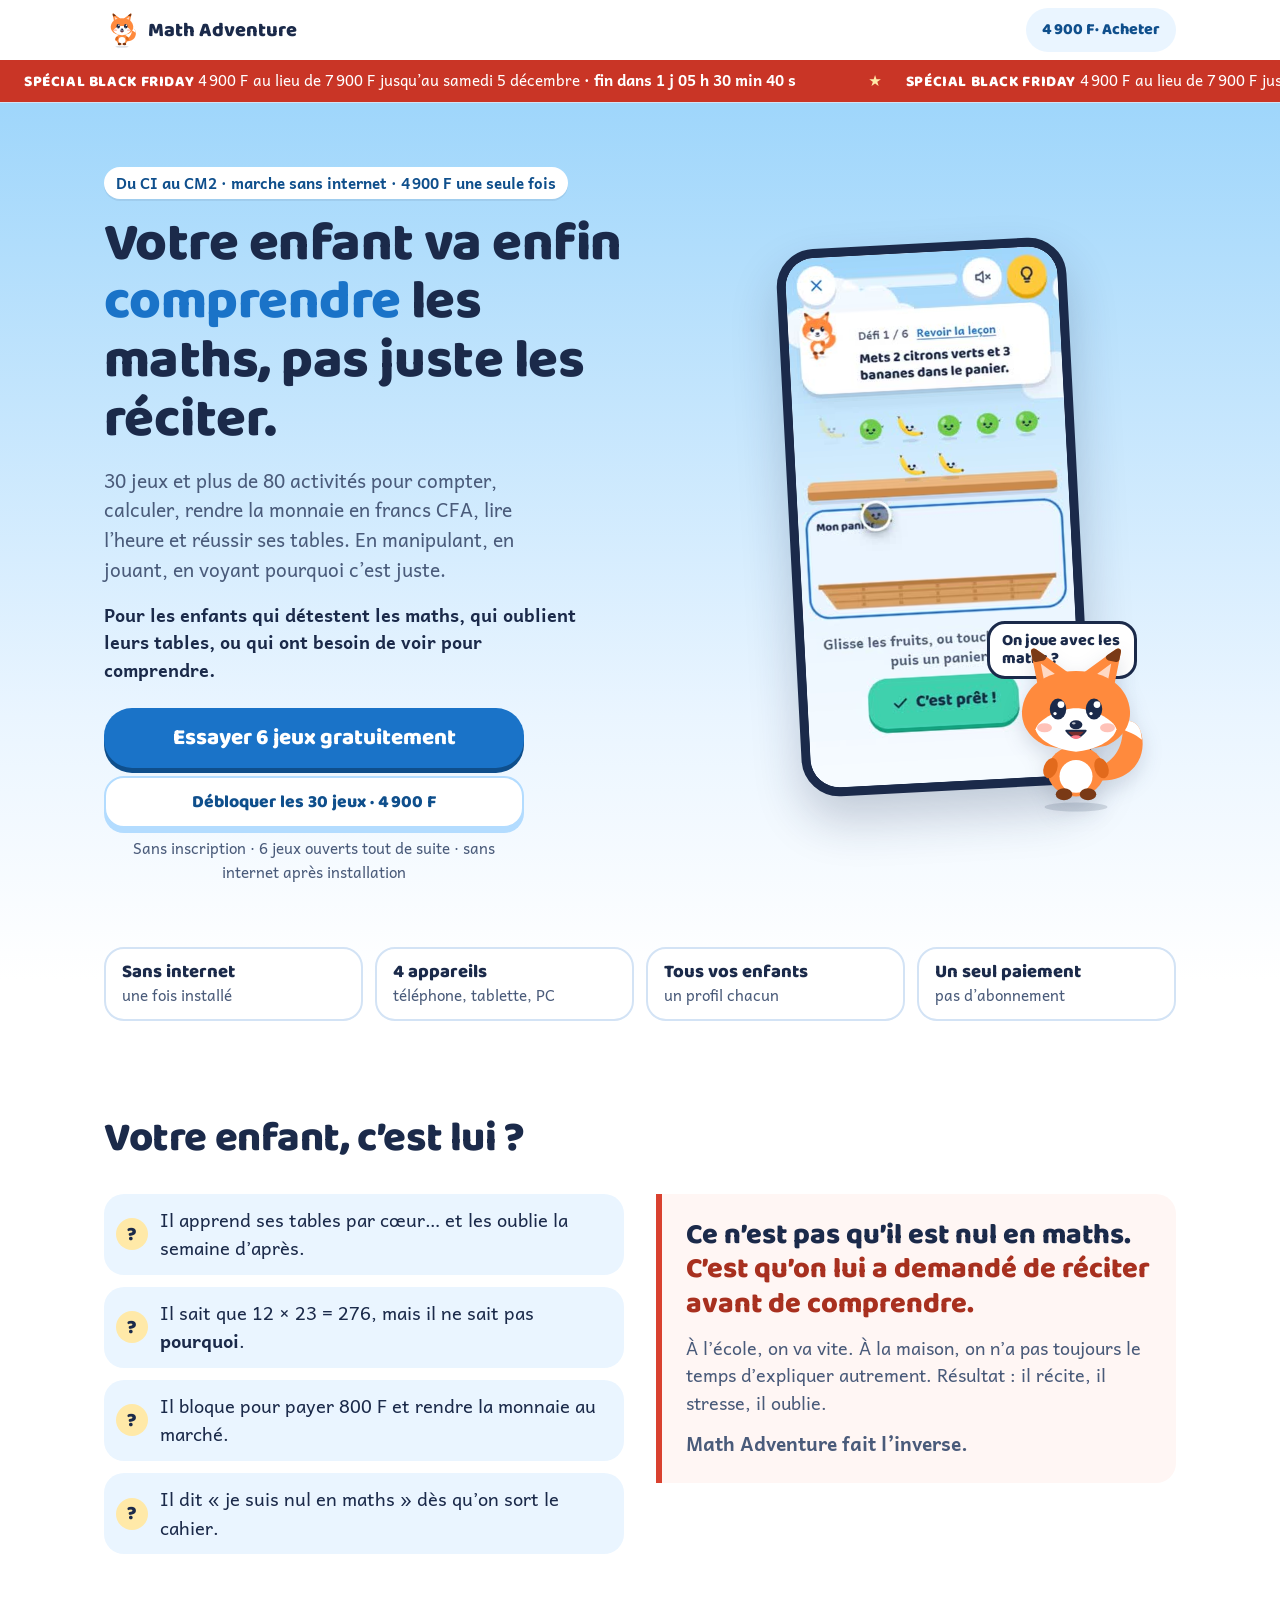
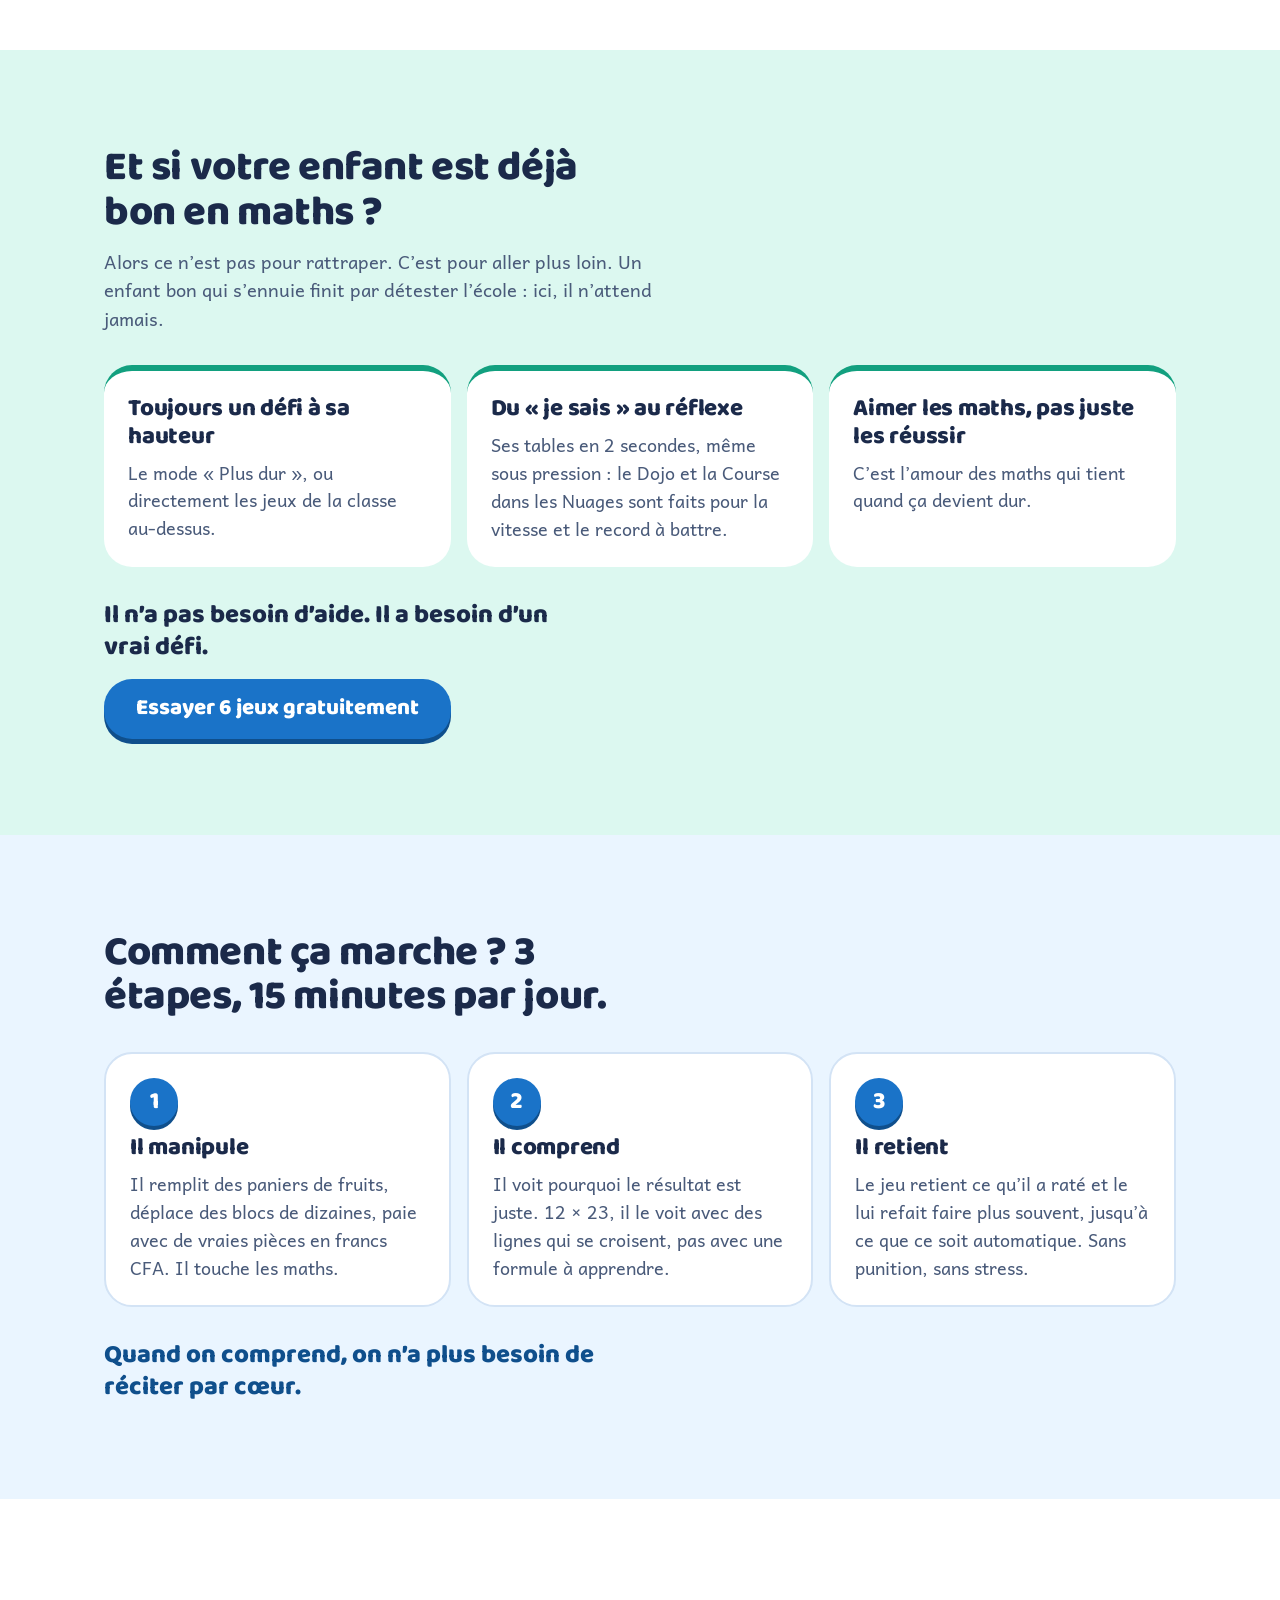
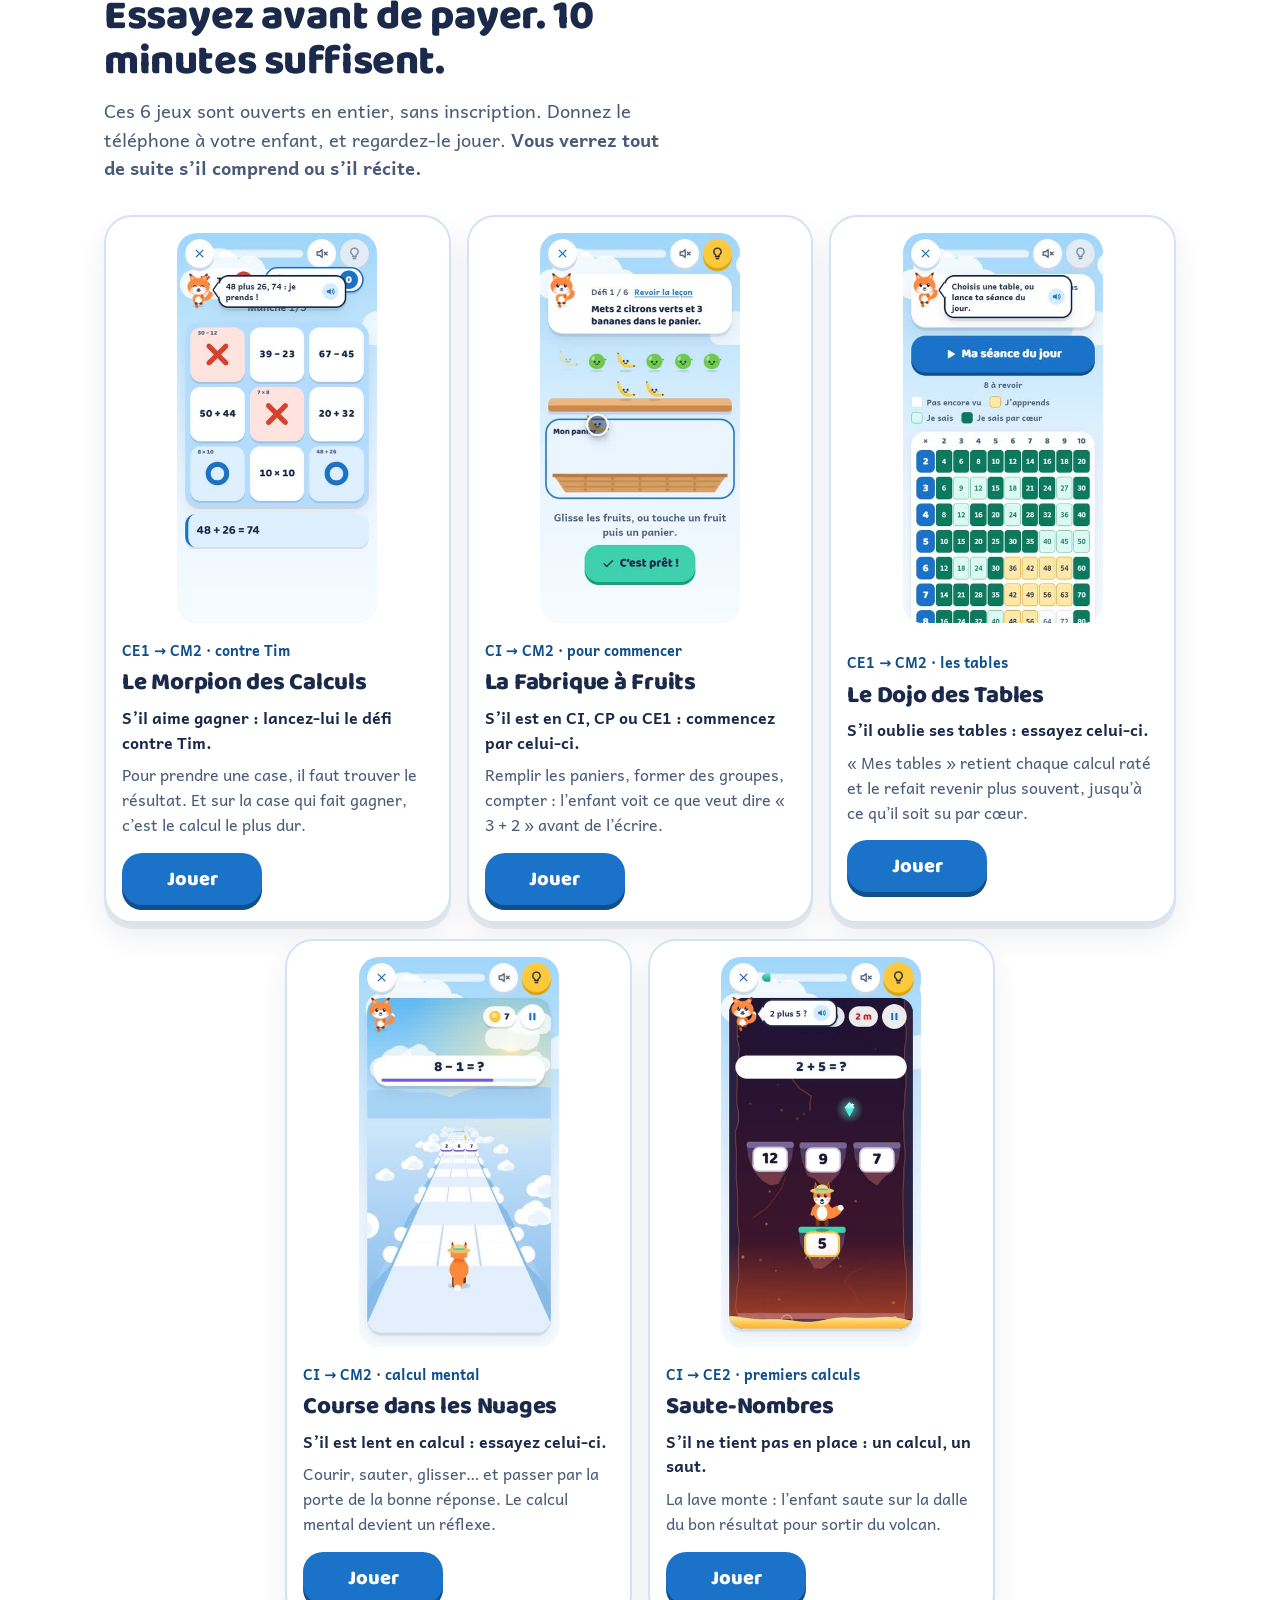
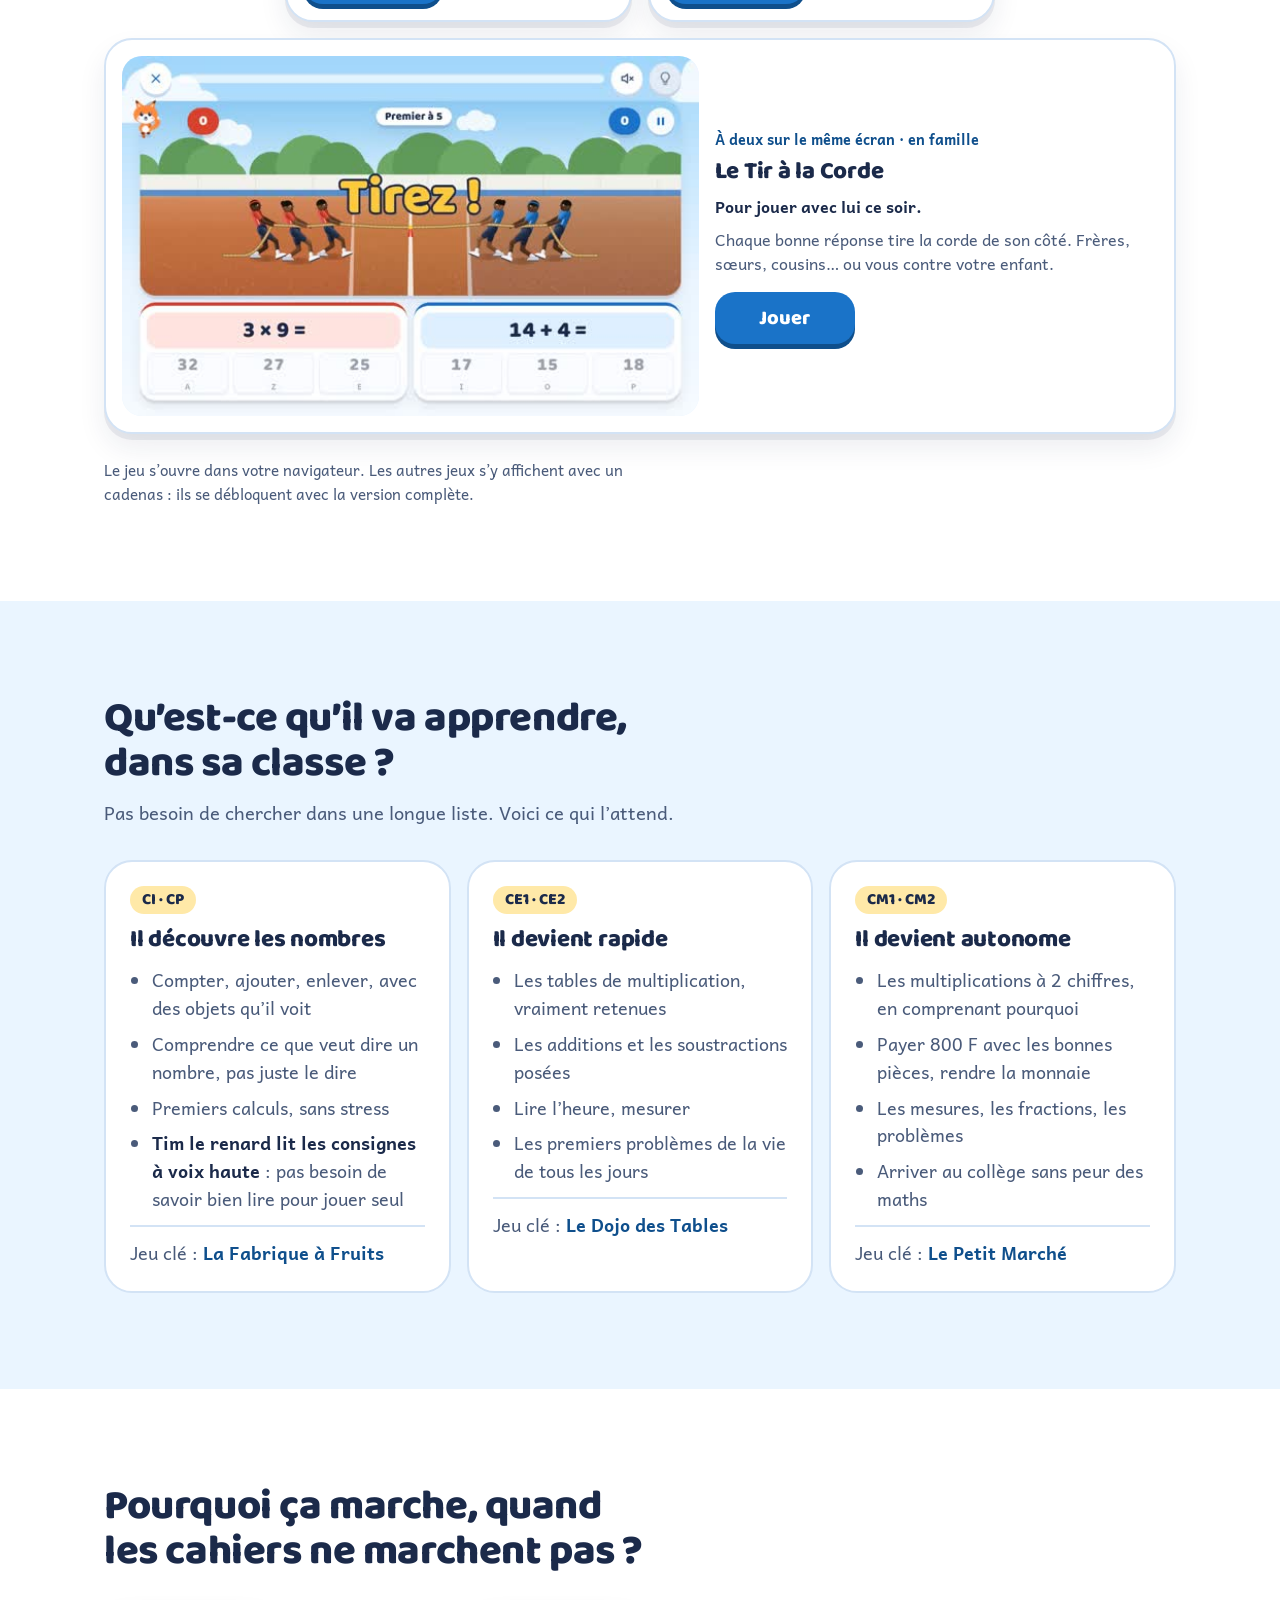
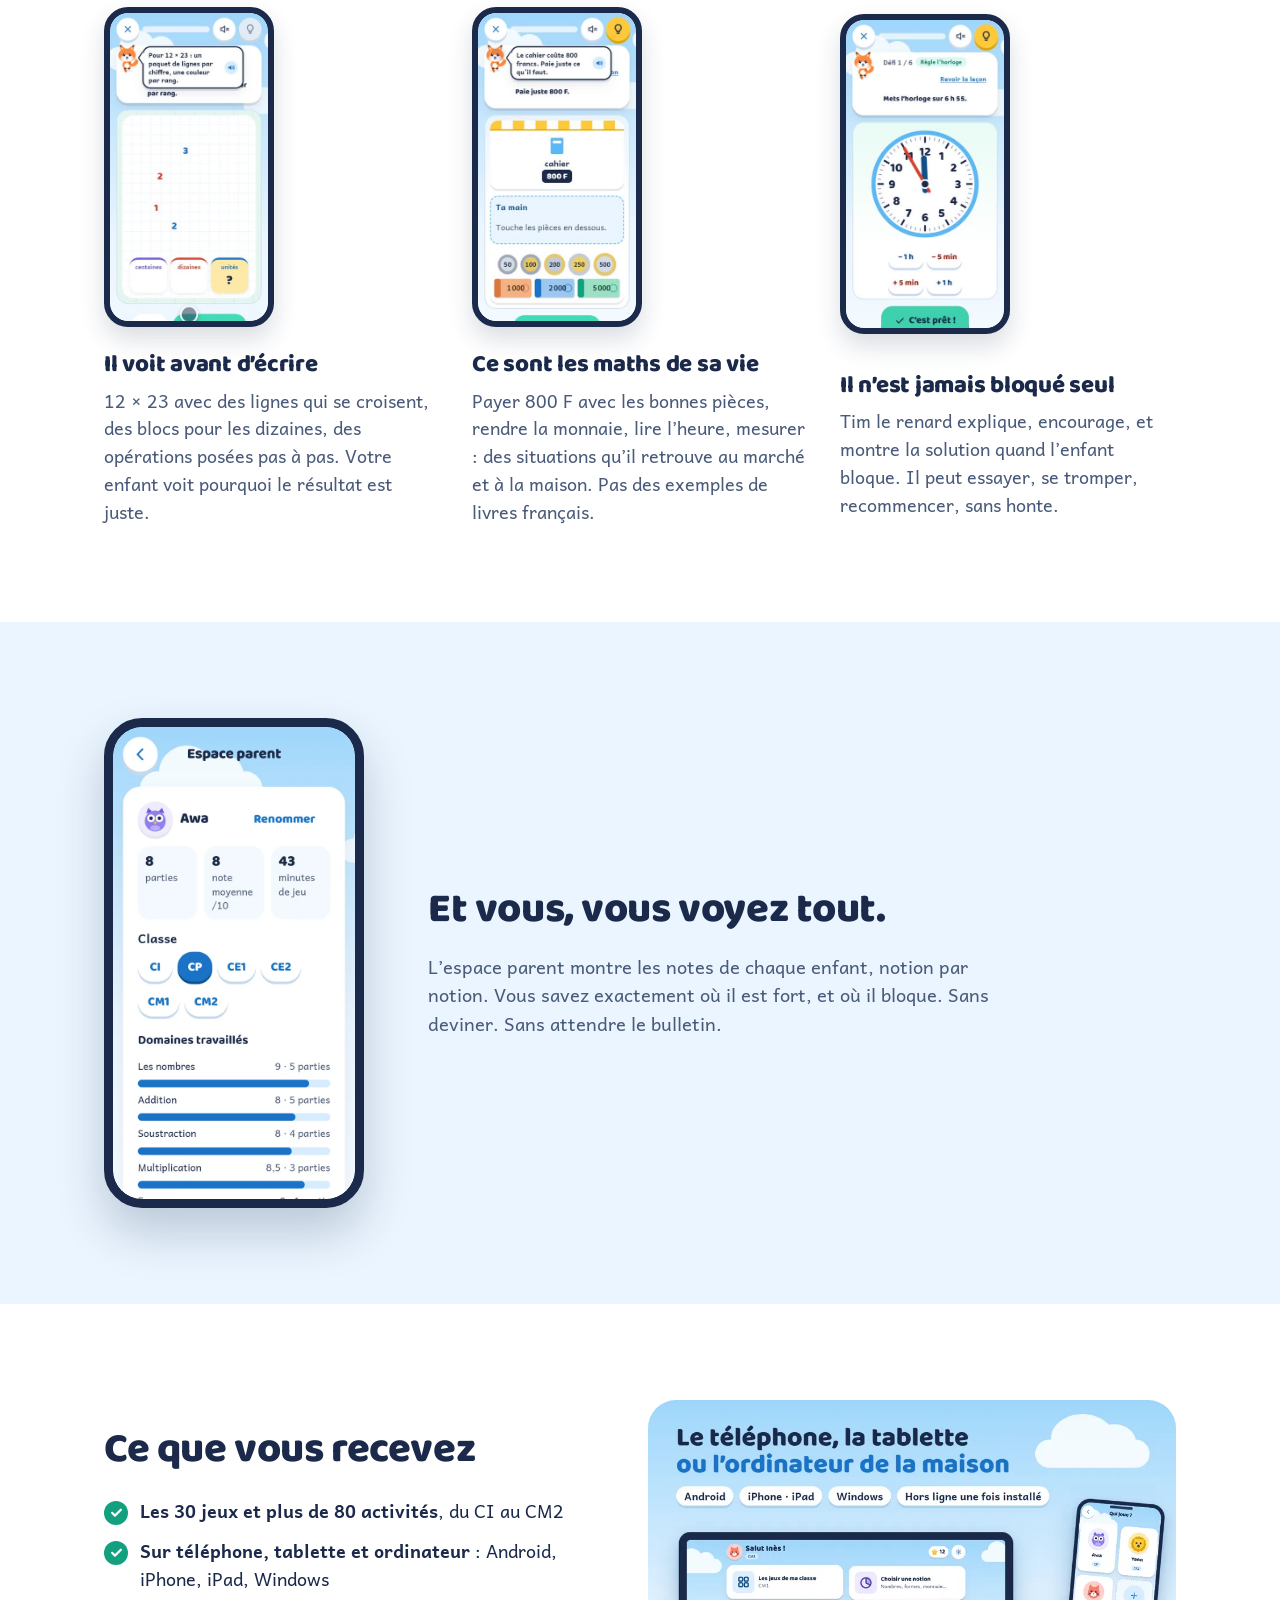
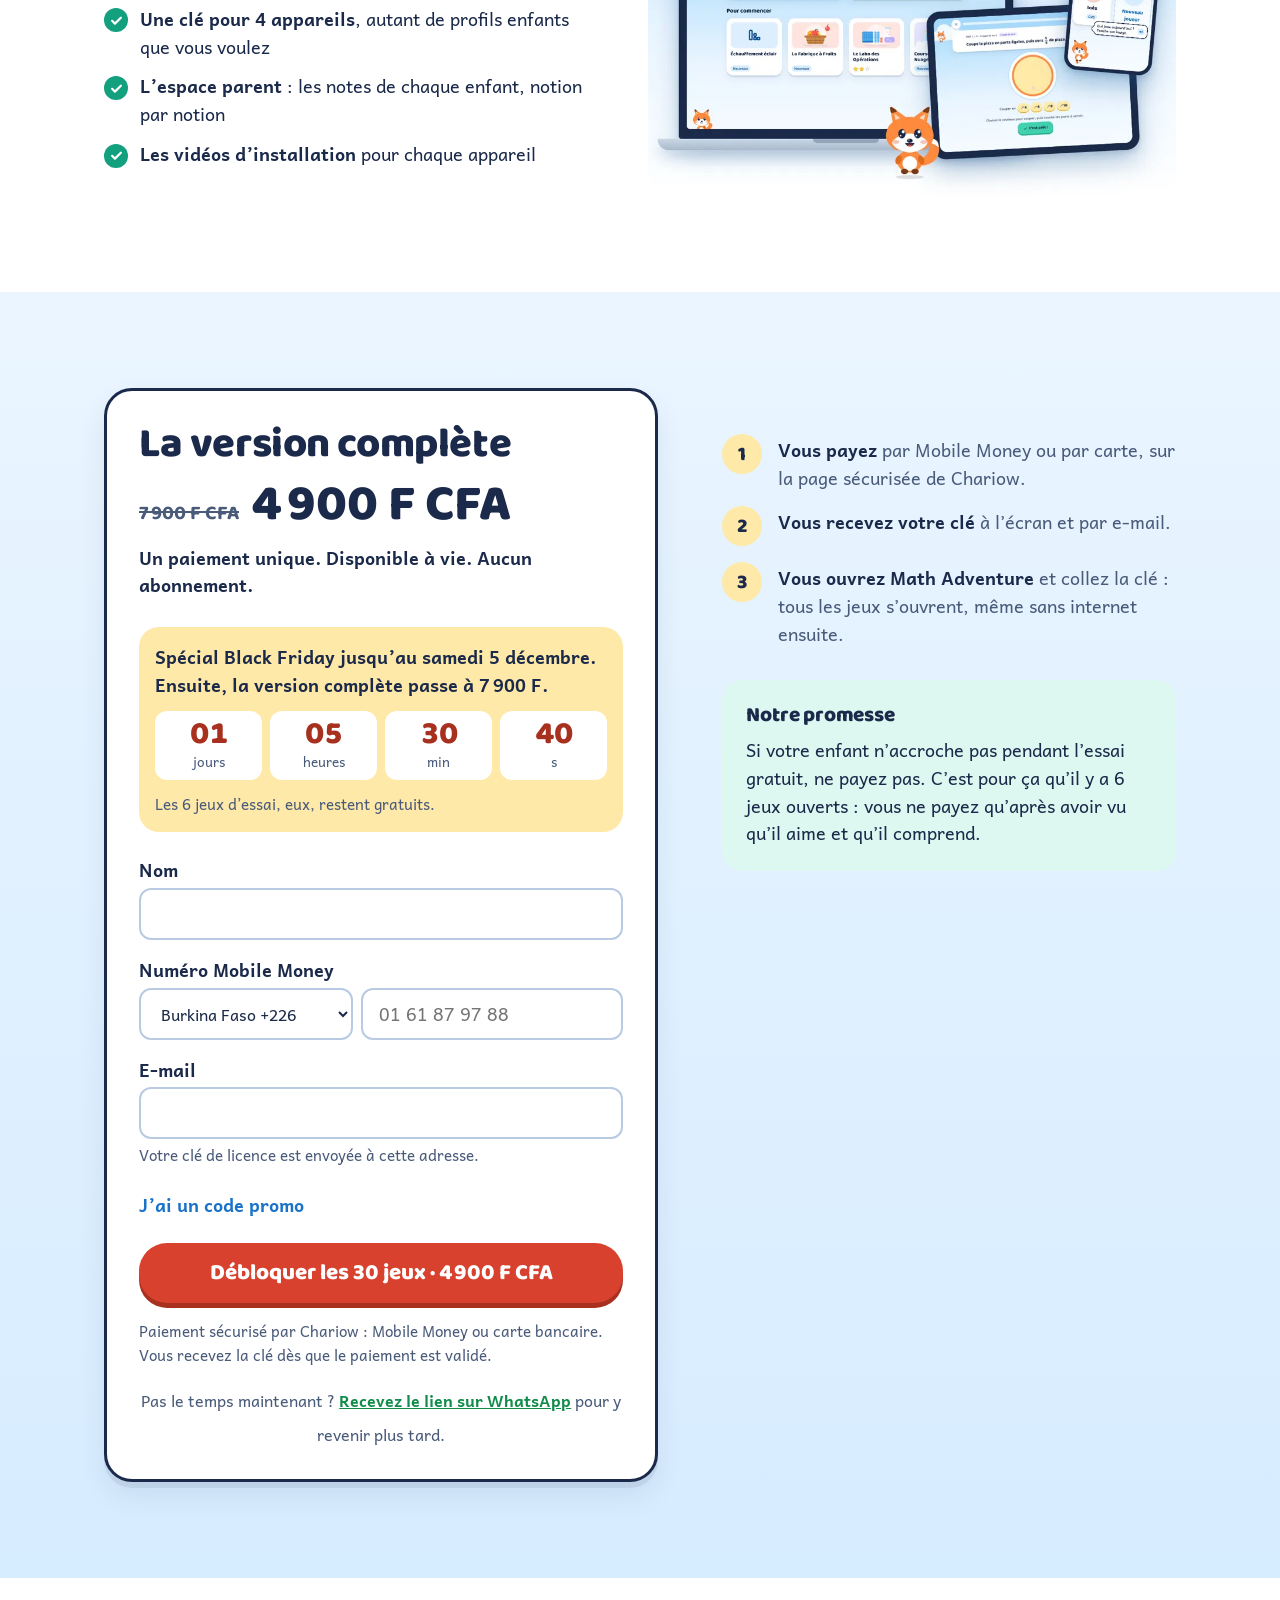
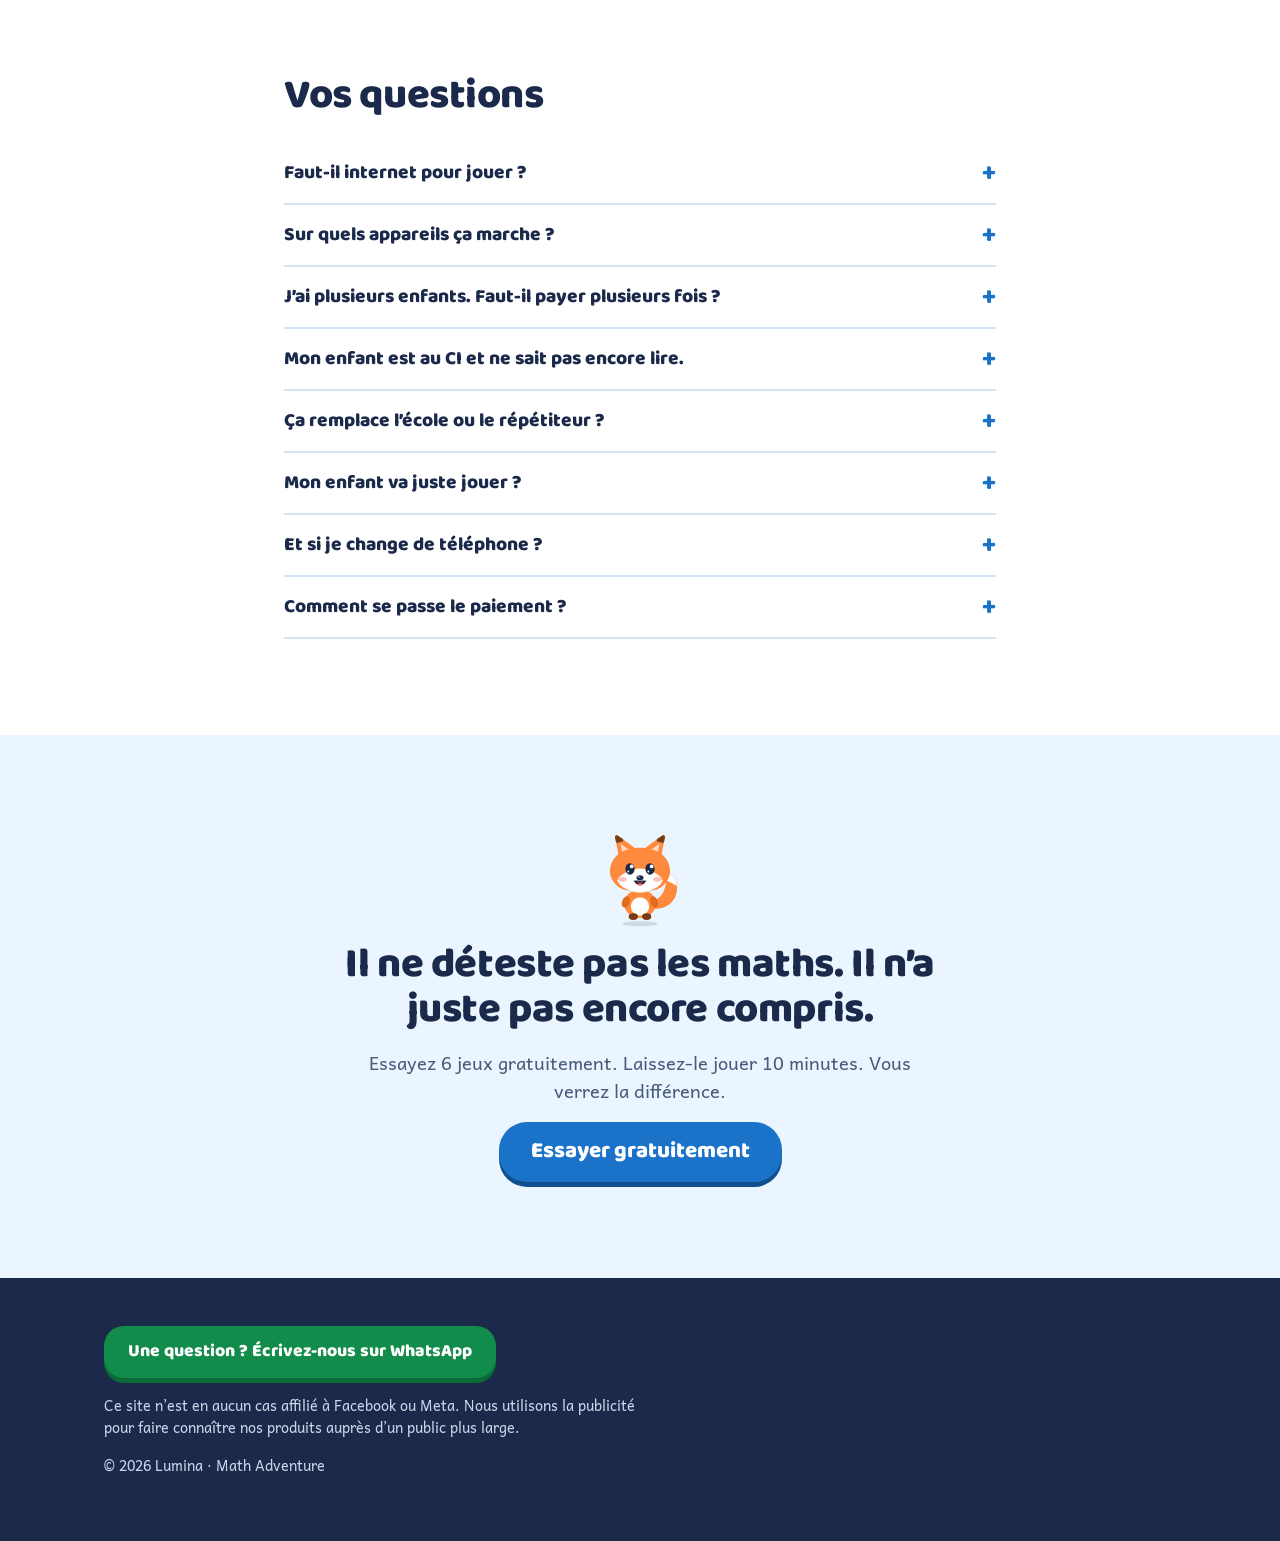
<file: index.html>
<!doctype html>
<html lang="fr">
<head>
  <meta charset="utf-8">
  <meta name="viewport" content="width=device-width, initial-scale=1, viewport-fit=cover">
  <title>Math Adventure · 30 jeux de maths du CI au CM2</title>
  <meta name="description" content="Votre enfant va enfin comprendre les maths, pas juste les réciter. 30 jeux et plus de 80 activités du CI au CM2, sans internet. Essayez 6 jeux gratuitement, puis un seul paiement de 4 900 F CFA.">
  <meta name="theme-color" content="#1a73c8">
  <meta property="og:type" content="website">
  <meta property="og:title" content="Math Adventure · comprendre les maths, pas juste les réciter">
  <meta property="og:description" content="Essayez gratuitement 6 jeux dans votre navigateur. Version complète : 4 900 F CFA, une seule fois.">
  <meta property="og:image" content="assets/og.jpg">
  <link rel="icon" href="assets/icon-192.png">
  <link rel="preload" href="assets/fonts/baloo-2-latin-800-normal.woff2" as="font" type="font/woff2" crossorigin>
  <link rel="preload" href="assets/fonts/andika-latin-400-normal.woff2" as="font" type="font/woff2" crossorigin>
  <link rel="stylesheet" href="assets/styles.css">
  <script src="assets/config.js"></script>
  <script src="assets/pixel.js"></script>
  <script src="assets/visit.js"></script>
</head>
<body>
  <a class="skip" href="#essai">Aller aux jeux à essayer</a>

  <header class="top">
    <div class="wrap top__in">
      <a class="brand" href="#" aria-label="Math Adventure, haut de page">
        <img src="assets/tim.svg" alt="" width="36" height="36">
        <span>Math Adventure</span>
      </a>
      <a class="top__cta" href="#offre" data-track="nav-offre"><span data-price-short>4 900 F</span> · Acheter</a>
    </div>
    <a class="launch-bar" href="#offre" data-launch-bar data-track="bar-offre" hidden>
      <span class="launch-bar__track">
        <span class="launch-bar__group"><span class="launch-bar__msg"><strong>Spécial Black Friday</strong> <span data-price-short></span> au lieu de <span data-launch-after></span> jusqu’au <span data-launch-date></span> <span class="launch-bar__time">· fin dans <span data-countdown></span></span></span><span class="launch-bar__msg" aria-hidden="true"><strong>Spécial Black Friday</strong> <span data-price-short></span> au lieu de <span data-launch-after></span> jusqu’au <span data-launch-date></span> <span class="launch-bar__time">· fin dans <span data-countdown></span></span></span></span>
        <span class="launch-bar__group" aria-hidden="true"><span class="launch-bar__msg"><strong>Spécial Black Friday</strong> <span data-price-short></span> au lieu de <span data-launch-after></span> jusqu’au <span data-launch-date></span> <span class="launch-bar__time">· fin dans <span data-countdown></span></span></span><span class="launch-bar__msg"><strong>Spécial Black Friday</strong> <span data-price-short></span> au lieu de <span data-launch-after></span> jusqu’au <span data-launch-date></span> <span class="launch-bar__time">· fin dans <span data-countdown></span></span></span></span>
      </span>
    </a>
  </header>

  <main>
    <!-- ============ 1. HÉROS : la promesse ============ -->
    <section class="hero">
      <div class="wrap hero__grid">
        <div class="hero__text">
          <p class="eyebrow">Du CI au CM2 · marche sans internet · <span data-price-short>4 900 F</span> une seule fois</p>
          <h1>Votre enfant va enfin <em>comprendre</em> les maths, pas juste les réciter.</h1>
          <p class="lead">30 jeux et plus de 80 activités pour compter, calculer, rendre la monnaie en francs CFA, lire l’heure et réussir ses tables. En manipulant, en jouant, en voyant pourquoi c’est juste.</p>
          <p class="hero__for">Pour les enfants qui détestent les maths, qui oublient leurs tables, ou qui ont besoin de voir pour comprendre.</p>
          <div class="hero__actions">
            <a class="btn btn--primary btn--lg btn--nudge" href="#essai" data-track="hero-essai">Essayer 6 jeux gratuitement</a>
            <a class="btn btn--ghost" href="#offre" data-track="hero-offre"><span>Débloquer les 30 jeux · <span data-price-short>4 900 F</span></span></a>
            <p class="hero__note">Sans inscription · 6 jeux ouverts tout de suite · sans internet après installation</p>
          </div>
        </div>
        <div class="hero__media">
          <div class="phone phone--tilt">
            <video class="phone__screen" src="assets/media/fabrique-a-fruits.mp4" poster="assets/media/fabrique-a-fruits.jpg" autoplay muted loop playsinline preload="auto" aria-label="Partie filmée de La Fabrique à Fruits : l’enfant glisse 2 citrons et 3 bananes dans le panier"></video>
          </div>
          <div class="bubble" aria-hidden="true">On joue avec les maths ?</div>
          <img class="hero__tim" src="assets/tim.svg" alt="" width="132" height="132">
        </div>
      </div>
    </section>

    <ul class="proofs wrap" aria-label="En bref">
      <li><strong>Sans internet</strong><span>une fois installé</span></li>
      <li><strong>4 appareils</strong><span>téléphone, tablette, PC</span></li>
      <li><strong>Tous vos enfants</strong><span>un profil chacun</span></li>
      <li><strong>Un seul paiement</strong><span>pas d’abonnement</span></li>
    </ul>

    <!-- ============ 2. LE PROBLÈME ============ -->
    <section class="section" aria-labelledby="pb-t">
      <div class="wrap pb">
        <h2 id="pb-t">Votre enfant, c’est lui ?</h2>
        <ul class="pains">
          <li>Il apprend ses tables par cœur… et les oublie la semaine d’après.</li>
          <li>Il sait que 12 × 23 = 276, mais il ne sait pas <strong>pourquoi</strong>.</li>
          <li>Il bloque pour payer 800 F et rendre la monnaie au marché.</li>
          <li>Il dit « je suis nul en maths » dès qu’on sort le cahier.</li>
        </ul>
        <div class="turn">
          <p class="turn__big">Ce n’est pas qu’il est nul en maths. <span>C’est qu’on lui a demandé de réciter avant de comprendre.</span></p>
          <p>À l’école, on va vite. À la maison, on n’a pas toujours le temps d’expliquer autrement. Résultat : il récite, il stresse, il oublie.</p>
          <p class="turn__end">Math Adventure fait l’inverse.</p>
        </div>
      </div>
    </section>

    <!-- ============ 2 bis. ENFANT DÉJÀ BON : rattraper le parent d'un bon élève ============ -->
    <section class="section section--mint" aria-labelledby="fort-t">
      <div class="wrap">
        <h2 id="fort-t">Et si votre enfant est déjà bon en maths ?</h2>
        <p class="section__lead">Alors ce n’est pas pour rattraper. C’est pour aller plus loin. Un enfant bon qui s’ennuie finit par détester l’école : ici, il n’attend jamais.</p>
        <div class="boosts">
          <article class="boost">
            <h3>Toujours un défi à sa hauteur</h3>
            <p>Le mode « Plus dur », ou directement les jeux de la classe au-dessus.</p>
          </article>
          <article class="boost">
            <h3>Du « je sais » au réflexe</h3>
            <p>Ses tables en 2 secondes, même sous pression : le Dojo et la Course dans les Nuages sont faits pour la vitesse et le record à battre.</p>
          </article>
          <article class="boost">
            <h3>Aimer les maths, pas juste les réussir</h3>
            <p>C’est l’amour des maths qui tient quand ça devient dur.</p>
          </article>
        </div>
        <div class="boosts__end">
          <p>Il n’a pas besoin d’aide. Il a besoin d’un vrai défi.</p>
          <a class="btn btn--primary btn--lg" href="#essai" data-track="fort-essai">Essayer 6 jeux gratuitement</a>
        </div>
      </div>
    </section>

    <!-- ============ 3. LA MÉTHODE EN 3 ÉTAPES ============ -->
    <section class="section section--sky" aria-labelledby="steps-t">
      <div class="wrap">
        <h2 id="steps-t">Comment ça marche ? 3 étapes, 15 minutes par jour.</h2>
        <ol class="method">
          <li>
            <h3>Il manipule</h3>
            <p>Il remplit des paniers de fruits, déplace des blocs de dizaines, paie avec de vraies pièces en francs CFA. Il touche les maths.</p>
          </li>
          <li>
            <h3>Il comprend</h3>
            <p>Il voit pourquoi le résultat est juste. 12 × 23, il le voit avec des lignes qui se croisent, pas avec une formule à apprendre.</p>
          </li>
          <li>
            <h3>Il retient</h3>
            <p>Le jeu retient ce qu’il a raté et le lui refait faire plus souvent, jusqu’à ce que ce soit automatique. Sans punition, sans stress.</p>
          </li>
        </ol>
        <p class="method__quote">Quand on comprend, on n’a plus besoin de réciter par cœur.</p>
      </div>
    </section>

    <!-- ============ 4. ESSAI GRATUIT ============ -->
    <section class="section" id="essai" aria-labelledby="essai-t">
      <div class="wrap">
        <h2 id="essai-t">Essayez avant de payer. 10 minutes suffisent.</h2>
        <p class="section__lead">Ces 6 jeux sont ouverts en entier, sans inscription. Donnez le téléphone à votre enfant, et regardez-le jouer. <strong>Vous verrez tout de suite s’il comprend ou s’il récite.</strong></p>
        <div class="demos">
          <article class="demo">
            <div class="demo__media"><video data-lazy src="assets/media/morpion-des-calculs.mp4" poster="assets/media/morpion-des-calculs.jpg" muted loop playsinline preload="none" aria-hidden="true"></video></div>
            <div class="demo__body">
              <p class="tag">CE1 → CM2 · contre Tim</p>
              <h3>Le Morpion des Calculs</h3>
              <p class="demo__for">S’il aime gagner : lancez-lui le défi contre Tim.</p>
              <p>Pour prendre une case, il faut trouver le résultat. Et sur la case qui fait gagner, c’est le calcul le plus dur.</p>
              <a class="btn btn--primary" href="#" data-app="tic-tac-toe" data-track="demo-morpion">Jouer</a>
            </div>
          </article>
          <article class="demo">
            <div class="demo__media"><video data-lazy src="assets/media/fabrique-a-fruits.mp4" poster="assets/media/fabrique-a-fruits.jpg" muted loop playsinline preload="none" aria-hidden="true"></video></div>
            <div class="demo__body">
              <p class="tag">CI → CM2 · pour commencer</p>
              <h3>La Fabrique à Fruits</h3>
              <p class="demo__for">S’il est en CI, CP ou CE1 : commencez par celui-ci.</p>
              <p>Remplir les paniers, former des groupes, compter : l’enfant voit ce que veut dire « 3 + 2 » avant de l’écrire.</p>
              <a class="btn btn--primary" href="#" data-app="fruit-factory" data-track="demo-fabrique">Jouer</a>
            </div>
          </article>
          <article class="demo">
            <div class="demo__media"><video data-lazy src="assets/media/mes-tables.mp4" poster="assets/media/mes-tables.jpg" muted loop playsinline preload="none" aria-hidden="true"></video></div>
            <div class="demo__body">
              <p class="tag">CE1 → CM2 · les tables</p>
              <h3>Le Dojo des Tables</h3>
              <p class="demo__for">S’il oublie ses tables : essayez celui-ci.</p>
              <p>« Mes tables » retient chaque calcul raté et le refait revenir plus souvent, jusqu’à ce qu’il soit su par cœur.</p>
              <a class="btn btn--primary" href="#" data-app="multiplication-master" data-track="demo-dojo">Jouer</a>
            </div>
          </article>
          <article class="demo">
            <div class="demo__media"><video data-lazy src="assets/media/course-dans-les-nuages.mp4" poster="assets/media/course-dans-les-nuages.jpg" muted loop playsinline preload="none" aria-hidden="true"></video></div>
            <div class="demo__body">
              <p class="tag">CI → CM2 · calcul mental</p>
              <h3>Course dans les Nuages</h3>
              <p class="demo__for">S’il est lent en calcul : essayez celui-ci.</p>
              <p>Courir, sauter, glisser… et passer par la porte de la bonne réponse. Le calcul mental devient un réflexe.</p>
              <a class="btn btn--primary" href="#" data-app="cloud-runner" data-track="demo-course">Jouer</a>
            </div>
          </article>
          <article class="demo">
            <div class="demo__media"><video data-lazy src="assets/media/saute-nombres.mp4" poster="assets/media/saute-nombres.jpg" muted loop playsinline preload="none" aria-hidden="true"></video></div>
            <div class="demo__body">
              <p class="tag">CI → CE2 · premiers calculs</p>
              <h3>Saute-Nombres</h3>
              <p class="demo__for">S’il ne tient pas en place : un calcul, un saut.</p>
              <p>La lave monte : l’enfant saute sur la dalle du bon résultat pour sortir du volcan.</p>
              <a class="btn btn--primary" href="#" data-app="number-jumper" data-track="demo-saute">Jouer</a>
            </div>
          </article>
          <article class="demo demo--wide">
            <div class="demo__media"><video data-lazy src="assets/media/tir-a-la-corde.mp4" poster="assets/media/tir-a-la-corde.jpg" muted loop playsinline preload="none" aria-hidden="true"></video></div>
            <div class="demo__body">
              <p class="tag">À deux sur le même écran · en famille</p>
              <h3>Le Tir à la Corde</h3>
              <p class="demo__for">Pour jouer avec lui ce soir.</p>
              <p>Chaque bonne réponse tire la corde de son côté. Frères, sœurs, cousins… ou vous contre votre enfant.</p>
              <a class="btn btn--primary" href="#" data-app="tug-of-war" data-track="demo-tir">Jouer</a>
            </div>
          </article>
        </div>
        <p class="hint">Le jeu s’ouvre dans votre navigateur. Les autres jeux s’y affichent avec un cadenas : ils se débloquent avec la version complète.</p>
      </div>
    </section>

    <!-- ============ 5. PAR CLASSE ============ -->
    <section class="section section--sky" aria-labelledby="classes-t">
      <div class="wrap">
        <h2 id="classes-t">Qu’est-ce qu’il va apprendre, dans sa classe ?</h2>
        <p class="section__lead">Pas besoin de chercher dans une longue liste. Voici ce qui l’attend.</p>
        <div class="grades">
          <article class="grade">
            <p class="grade__lvl">CI · CP</p>
            <h3>Il découvre les nombres</h3>
            <ul>
              <li>Compter, ajouter, enlever, avec des objets qu’il voit</li>
              <li>Comprendre ce que veut dire un nombre, pas juste le dire</li>
              <li>Premiers calculs, sans stress</li>
              <li><strong>Tim le renard lit les consignes à voix haute</strong> : pas besoin de savoir bien lire pour jouer seul</li>
            </ul>
            <p class="grade__key">Jeu clé : <strong>La Fabrique à Fruits</strong></p>
          </article>
          <article class="grade">
            <p class="grade__lvl">CE1 · CE2</p>
            <h3>Il devient rapide</h3>
            <ul>
              <li>Les tables de multiplication, vraiment retenues</li>
              <li>Les additions et les soustractions posées</li>
              <li>Lire l’heure, mesurer</li>
              <li>Les premiers problèmes de la vie de tous les jours</li>
            </ul>
            <p class="grade__key">Jeu clé : <strong>Le Dojo des Tables</strong></p>
          </article>
          <article class="grade">
            <p class="grade__lvl">CM1 · CM2</p>
            <h3>Il devient autonome</h3>
            <ul>
              <li>Les multiplications à 2 chiffres, en comprenant pourquoi</li>
              <li>Payer 800 F avec les bonnes pièces, rendre la monnaie</li>
              <li>Les mesures, les fractions, les problèmes</li>
              <li>Arriver au collège sans peur des maths</li>
            </ul>
            <p class="grade__key">Jeu clé : <strong>Le Petit Marché</strong></p>
          </article>
        </div>
      </div>
    </section>

    <!-- ============ 6. LA DIFFÉRENCE ============ -->
    <section class="section" aria-labelledby="methode-t">
      <div class="wrap">
        <h2 id="methode-t">Pourquoi ça marche, quand les cahiers ne marchent pas ?</h2>
        <div class="features">
          <article class="feature">
            <div class="feature__media phone phone--sm"><video data-lazy class="phone__screen" src="assets/media/multiplier-avec-des-lignes.mp4" poster="assets/media/multiplier-avec-des-lignes.jpg" muted loop playsinline preload="none" aria-hidden="true"></video></div>
            <div>
              <h3>Il voit avant d’écrire</h3>
              <p>12 × 23 avec des lignes qui se croisent, des blocs pour les dizaines, des opérations posées pas à pas. Votre enfant voit pourquoi le résultat est juste.</p>
            </div>
          </article>
          <article class="feature">
            <div class="feature__media phone phone--sm"><video data-lazy class="phone__screen" src="assets/media/petit-marche.mp4" poster="assets/media/petit-marche.jpg" muted loop playsinline preload="none" aria-hidden="true"></video></div>
            <div>
              <h3>Ce sont les maths de sa vie</h3>
              <p>Payer 800 F avec les bonnes pièces, rendre la monnaie, lire l’heure, mesurer : des situations qu’il retrouve au marché et à la maison. Pas des exemples de livres français.</p>
            </div>
          </article>
          <article class="feature">
            <div class="feature__media phone phone--sm"><video data-lazy class="phone__screen" src="assets/media/horloge.mp4" poster="assets/media/horloge.jpg" muted loop playsinline preload="none" aria-hidden="true"></video></div>
            <div>
              <h3>Il n’est jamais bloqué seul</h3>
              <p>Tim le renard explique, encourage, et montre la solution quand l’enfant bloque. Il peut essayer, se tromper, recommencer, sans honte.</p>
            </div>
          </article>
        </div>
      </div>
    </section>

    <!-- ============ 7. ESPACE PARENT ============ -->
    <section class="section section--sky" aria-labelledby="parent-t">
      <div class="wrap parent">
        <div class="phone parent__phone">
          <picture>
            <source srcset="assets/media/espace-parent.webp" type="image/webp">
            <img class="phone__screen" src="assets/media/espace-parent.jpg" width="600" height="1170" loading="lazy" alt="Espace parent de Math Adventure : pour Awa, en CP, 8 parties, note moyenne 8 sur 10, et une barre par domaine (nombres, addition, soustraction, multiplication)">
          </picture>
        </div>
        <div class="parent__text">
          <h2 id="parent-t">Et vous, vous voyez tout.</h2>
          <p class="section__lead">L’espace parent montre les notes de chaque enfant, notion par notion. Vous savez exactement où il est fort, et où il bloque. Sans deviner. Sans attendre le bulletin.</p>
        </div>
      </div>
    </section>

    <!-- ============ 8. L'OFFRE ============ -->
    <section class="section" aria-labelledby="contenu-t">
      <div class="wrap contenu">
        <div>
          <h2 id="contenu-t">Ce que vous recevez</h2>
          <ul class="checks">
            <li><strong>Les 30 jeux et plus de 80 activités</strong>, du CI au CM2</li>
            <li><strong>Sur téléphone, tablette et ordinateur</strong> : Android, iPhone, iPad, Windows</li>
            <li><strong>Une clé pour 4 appareils</strong>, autant de profils enfants que vous voulez</li>
            <li><strong>L’espace parent</strong> : les notes de chaque enfant, notion par notion</li>
            <li><strong>Les vidéos d’installation</strong> pour chaque appareil</li>
          </ul>
        </div>
        <picture>
          <source srcset="assets/media/appareils.webp" type="image/webp">
          <img class="contenu__img" src="assets/media/appareils.jpg" width="900" height="675" loading="lazy" alt="Math Adventure ouvert sur un ordinateur, une tablette et un téléphone, avec Tim le renard">
        </picture>
      </div>
    </section>

    <section class="section section--offer" id="offre" aria-labelledby="offre-t">
      <div class="wrap offer">
        <div class="offer__card">
          <h2 id="offre-t">La version complète</h2>
          <p class="price"><s class="price__old" data-old-price></s> <span class="price__now" data-price></span></p>
          <p class="offer__sub">Un paiement unique. Disponible à vie. Aucun abonnement.</p>
          <div class="launch" data-launch hidden>
            <p class="launch__t">Spécial Black Friday jusqu’au <strong data-launch-date></strong>. Ensuite, la version complète passe à <strong data-launch-after></strong>.</p>
            <div class="countdown" role="timer" data-countdown-boxes>
              <span><b data-cd="d">00</b><small>jours</small></span>
              <span><b data-cd="h">00</b><small>heures</small></span>
              <span><b data-cd="m">00</b><small>min</small></span>
              <span><b data-cd="s">00</b><small>s</small></span>
            </div>
            <p class="launch__note">Les 6 jeux d’essai, eux, restent gratuits.</p>
          </div>

          <form class="form" id="checkout" novalidate>
            <div class="field">
              <label for="f-first">Nom</label>
              <input id="f-first" name="first_name" autocomplete="name" required maxlength="50">
              <p class="field__err" id="e-first_name" hidden></p>
            </div>
            <div class="field">
              <label for="f-phone">Numéro Mobile Money</label>
              <div class="phone-input">
                <select id="f-country" name="country_code" aria-label="Pays" autocomplete="country"></select>
                <input id="f-phone" name="phone" type="tel" inputmode="tel" autocomplete="tel-national" required placeholder="01 61 87 97 88">
              </div>
              <p class="field__err" id="e-phone" hidden></p>
              <p class="field__err" id="e-country_code" hidden></p>
            </div>
            <div class="field">
              <label for="f-email">E-mail</label>
              <input id="f-email" name="email" type="email" inputmode="email" autocomplete="email" required>
              <p class="field__help">Votre clé de licence est envoyée à cette adresse.</p>
              <p class="field__err" id="e-email" hidden></p>
            </div>
            <details class="promo">
              <summary>J’ai un code promo</summary>
              <div class="field">
                <label for="f-code" class="sr-only">Code promo</label>
                <input id="f-code" name="discount_code" autocomplete="off" autocapitalize="characters" maxlength="100">
                <p class="field__err" id="e-discount_code" hidden></p>
              </div>
            </details>
            <p class="form__err" id="form-err" role="alert" hidden></p>
            <button class="btn btn--buy btn--lg btn--block" type="submit" id="pay"><span>Débloquer les 30 jeux · <span data-price></span></span></button>
            <p class="form__secure">Paiement sécurisé par Chariow : Mobile Money ou carte bancaire. Vous recevez la clé dès que le paiement est validé.</p>
          </form>
          <p class="later">Pas le temps maintenant ? <a data-later href="#" target="_blank" rel="noopener">Recevez le lien sur WhatsApp</a> pour y revenir plus tard.</p>
        </div>

        <div class="offer__side">
          <ol class="steps" aria-label="Comment ça se passe">
            <li><strong>Vous payez</strong> par Mobile Money ou par carte, sur la page sécurisée de Chariow.</li>
            <li><strong>Vous recevez votre clé</strong> à l’écran et par e-mail.</li>
            <li><strong>Vous ouvrez Math Adventure</strong> et collez la clé : tous les jeux s’ouvrent, même sans internet ensuite.</li>
          </ol>
          <div class="promise">
            <h3>Notre promesse</h3>
            <p>Si votre enfant n’accroche pas pendant l’essai gratuit, ne payez pas. C’est pour ça qu’il y a 6 jeux ouverts : vous ne payez qu’après avoir vu qu’il aime et qu’il comprend.</p>
          </div>
        </div>
      </div>
    </section>

    <!-- ============ 9. FAQ ============ -->
    <section class="section" aria-labelledby="faq-t">
      <div class="wrap faq">
        <h2 id="faq-t">Vos questions</h2>
        <details><summary>Faut-il internet pour jouer ?</summary><p>Seulement pour installer l’appli et activer la clé, une fois, quelques secondes. Ensuite tout marche en mode avion : aucun forfait consommé.</p></details>
        <details><summary>Sur quels appareils ça marche ?</summary><p>Téléphones Android, iPhone, iPad et ordinateurs Windows. Une clé s’active sur 4 appareils : par exemple le téléphone de maman, celui de papa, la tablette et l’ordinateur.</p></details>
        <details><summary>J’ai plusieurs enfants. Faut-il payer plusieurs fois ?</summary><p>Non. Chaque enfant crée son profil avec son prénom et sa classe, et chacun garde ses notes. Il n’y a pas de limite d’enfants.</p></details>
        <details><summary>Mon enfant est au CI et ne sait pas encore lire.</summary><p>Tim le renard lit les consignes à voix haute, et les écrans se comprennent avec les images. Commencez par La Fabrique à Fruits dans l’essai gratuit.</p></details>
        <details><summary>Ça remplace l’école ou le répétiteur ?</summary><p>Non, ça complète. 15 minutes par jour suffisent pour débloquer ce qui bloque à l’école. C’est l’entraînement qui fait comprendre, pas un cours de plus.</p></details>
        <details><summary>Mon enfant va juste jouer ?</summary><p>Non. Chaque jeu a un objectif précis : une table, une notion, une compétence. Il joue, mais il travaille exactement ce qu’il apprend en classe.</p></details>
        <details><summary>Et si je change de téléphone ?</summary><p>Activez simplement la clé sur le nouveau téléphone : elle compte 4 appareils. Si les 4 sont déjà utilisés, écrivez-nous sur WhatsApp avec votre clé et on trouve une solution.</p></details>
        <details><summary>Comment se passe le paiement ?</summary><p>Vous remplissez le formulaire, puis vous payez sur la page sécurisée de Chariow (Mobile Money selon votre pays : MTN, Moov, Celtiis… ou carte bancaire). C’est un paiement unique : rien ne sera prélevé ensuite.</p></details>
      </div>
    </section>

    <!-- ============ 10. RAPPEL FINAL ============ -->
    <section class="section section--sky final" aria-labelledby="final-t">
      <div class="wrap final__in">
        <img src="assets/tim.svg" alt="" width="96" height="96">
        <h2 id="final-t">Il ne déteste pas les maths. Il n’a juste pas encore compris.</h2>
        <p class="section__lead">Essayez 6 jeux gratuitement. Laissez-le jouer 10 minutes. Vous verrez la différence.</p>
        <a class="btn btn--primary btn--lg" href="#essai" data-track="final-essai">Essayer gratuitement</a>
      </div>
    </section>
  </main>

  <footer class="foot">
    <div class="wrap">
      <a class="btn btn--wa" data-whatsapp href="#" target="_blank" rel="noopener">Une question ? Écrivez-nous sur WhatsApp</a>
      <p class="foot__legal">Ce site n’est en aucun cas affilié à Facebook ou Meta. Nous utilisons la publicité pour faire connaître nos produits auprès d’un public plus large.</p>
      <p class="foot__legal">© 2026 Lumina · Math Adventure</p>
    </div>
  </footer>

  <div class="sticky" id="sticky" aria-hidden="true">
    <span><strong data-price></strong><small data-sticky-note>une seule fois</small></span>
    <a class="btn btn--buy" href="#offre" tabindex="-1" data-track="sticky-offre">Acheter</a>
  </div>

  <script src="assets/app.js" defer></script>
</body>
</html>
</file>
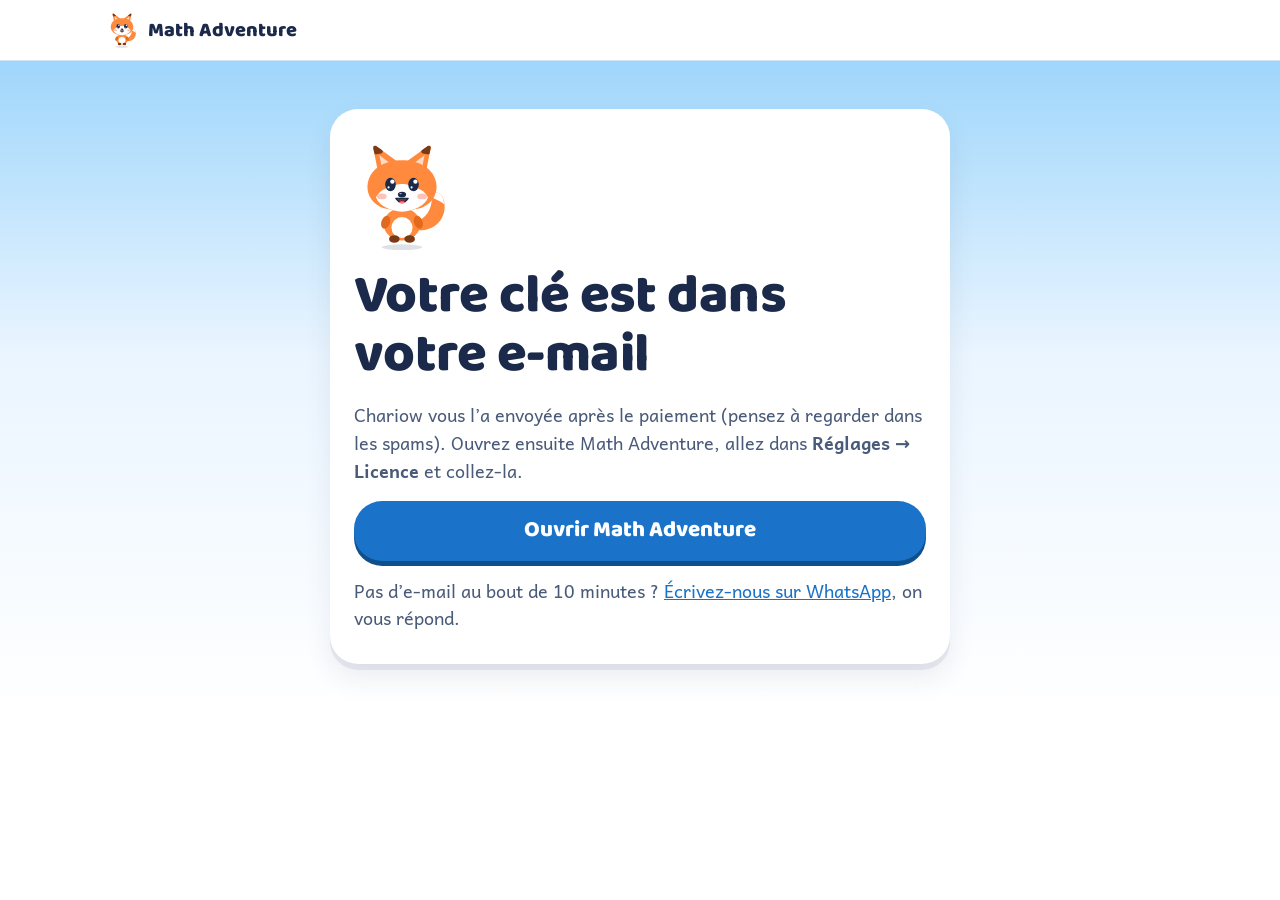
<file: merci.html>
<!doctype html>
<html lang="fr">
<head>
  <meta charset="utf-8">
  <meta name="viewport" content="width=device-width, initial-scale=1, viewport-fit=cover">
  <title>Merci · Math Adventure</title>
  <meta name="robots" content="noindex">
  <meta name="theme-color" content="#1a73c8">
  <link rel="icon" href="assets/icon-192.png">
  <link rel="stylesheet" href="assets/styles.css">
  <script src="assets/config.js"></script>
  <script src="assets/pixel.js"></script>
</head>
<body>
  <header class="top">
    <div class="wrap top__in">
      <a class="brand" href="index.html">
        <img src="assets/tim.svg" alt="" width="36" height="36">
        <span>Math Adventure</span>
      </a>
    </div>
  </header>

  <main class="thanks">
    <div class="wrap">
      <div class="thanks__card" aria-live="polite">
        <img class="thanks__tim" src="assets/tim.svg" alt="" width="96" height="96">

        <section class="thanks__state" id="s-wait">
          <div class="spinner" role="img" aria-label="Vérification en cours"></div>
          <h1>On vérifie votre paiement…</h1>
          <p class="muted">En général, ça prend moins d’une minute. Gardez cette page ouverte : votre clé s’affiche ici dès que le paiement est validé.</p>
        </section>

        <section class="thanks__state" id="s-done" hidden>
          <h1 id="done-title">Merci ! Voici votre clé</h1>
          <div class="keybox">
            <code id="key"></code>
            <button class="btn" type="button" id="copy">Copier</button>
          </div>
          <a class="btn btn--buy btn--lg btn--block" id="open-app" href="#">Ouvrir Math Adventure et activer</a>
          <p class="muted">La clé se colle toute seule sur cet appareil. Sur les autres (jusqu’à 4 en tout), ouvrez <a id="app-link" href="#"></a>, puis <strong>Réglages → Licence</strong>, et collez la même clé.</p>
          <p class="muted">Vous la retrouvez aussi dans l’e-mail de Chariow. <a id="guide" href="#">Voir les vidéos d’installation</a>.</p>
        </section>

        <section class="thanks__state" id="s-failed" hidden>
          <h1>Le paiement n’est pas passé</h1>
          <p class="muted">Vérifiez le solde de votre compte Mobile Money, puis réessayez. Si votre compte a quand même été débité, <a data-whatsapp href="#" target="_blank" rel="noopener">écrivez-nous sur WhatsApp</a>.</p>
          <a class="btn btn--buy btn--lg" href="index.html#offre">Réessayer le paiement</a>
        </section>

        <section class="thanks__state" id="s-unknown" hidden>
          <h1>Votre clé est dans votre e-mail</h1>
          <p class="muted">Chariow vous l’a envoyée après le paiement (pensez à regarder dans les spams). Ouvrez ensuite Math Adventure, allez dans <strong>Réglages → Licence</strong> et collez-la.</p>
          <a class="btn btn--lg" id="open-app-2" href="#">Ouvrir Math Adventure</a>
          <p class="muted">Pas d’e-mail au bout de 10 minutes ? <a data-whatsapp href="#" target="_blank" rel="noopener">Écrivez-nous sur WhatsApp</a>, on vous répond.</p>
        </section>
      </div>
    </div>
  </main>

  <script src="assets/merci.js" defer></script>
</body>
</html>
</file>
<file: assets/styles.css>
/* Math Adventure — page de vente. Mêmes jetons que l'appli (src/styles/tokens.css) : le parent reconnaît l'appli qu'il va acheter. */

@font-face { font-family: 'Baloo 2'; font-weight: 700; font-display: swap; src: url(fonts/baloo-2-latin-700-normal.woff2) format('woff2'); }
@font-face { font-family: 'Baloo 2'; font-weight: 800; font-display: swap; src: url(fonts/baloo-2-latin-800-normal.woff2) format('woff2'); }
@font-face { font-family: 'Andika'; font-weight: 400; font-display: swap; src: url(fonts/andika-latin-400-normal.woff2) format('woff2'); }
@font-face { font-family: 'Andika'; font-weight: 700; font-display: swap; src: url(fonts/andika-latin-700-normal.woff2) format('woff2'); }

:root {
  /* couleurs (contrastes sur blanc : ink 14.2:1, ink-soft 6.8:1, primary 4.9:1, buy 4.4:1 en texte ≥ 19 px gras) */
  --ink: #1b2a4a;
  --ink-soft: #4a5b7a;
  --sky-50: #eaf5ff;
  --sky-100: #d6ecff;
  --sky-200: #b3dcff;
  --border: #d3e3f5;
  --primary: #1a73c8;
  --primary-shade: #0f4f8c;
  --buy: #d9412f;
  --buy-shade: #a8301f;
  --yellow: #ffe9a8;
  --mint: #12a07f;
  --mint-soft: #dcf8f0;
  --wa: #128c4a;
  --wa-shade: #0b6a37;
  --error: #b3261e;
  --error-soft: #fde8e6;
  --focus: #ffc93c;
  --white: #fff;

  --font-display: 'Baloo 2', 'Andika', system-ui, sans-serif;
  --font-body: 'Andika', system-ui, -apple-system, 'Segoe UI', sans-serif;

  /* espacements : échelle 4/8 */
  --s1: 4px; --s2: 8px; --s3: 12px; --s4: 16px; --s5: 24px; --s6: 32px; --s7: 48px; --s8: 64px; --s9: 96px;
  --gutter: 16px;
  --r-sm: 12px; --r-md: 20px; --r-lg: 28px; --r-full: 999px;
  --lift: 0 6px 0 rgba(27, 42, 74, 0.08), 0 14px 28px rgba(27, 42, 74, 0.08);
  --ease-out: cubic-bezier(0.22, 1, 0.36, 1);
  --ease-in: cubic-bezier(0.55, 0, 1, 0.45);
}
@media (min-width: 600px) { :root { --gutter: 24px; } }

*, *::before, *::after { box-sizing: border-box; }
html { scroll-behavior: smooth; -webkit-text-size-adjust: 100%; }
body {
  margin: 0;
  background: var(--white);
  color: var(--ink);
  font: 400 1.125rem/1.55 var(--font-body);
  -webkit-font-smoothing: antialiased;
}
img, video { display: block; max-width: 100%; }
h1, h2, h3 { font-family: var(--font-display); font-weight: 800; line-height: 1.08; margin: 0; letter-spacing: -0.01em; }
h1 { font-size: clamp(2.1rem, 7vw, 3.4rem); }
h2 { font-size: clamp(1.8rem, 5vw, 2.6rem); }
h3 { font-size: 1.5rem; line-height: 1.15; }
p { margin: 0; }
a { color: var(--primary); }
:focus-visible { outline: 3px solid var(--focus); outline-offset: 3px; border-radius: 6px; }
.sr-only { position: absolute; width: 1px; height: 1px; overflow: hidden; clip: rect(0 0 0 0); white-space: nowrap; }
.skip { position: absolute; left: var(--s4); top: -60px; z-index: 99; background: var(--ink); color: var(--white); padding: var(--s2) var(--s4); border-radius: var(--r-sm); }
.skip:focus { top: var(--s2); }

.wrap { width: 100%; max-width: 1120px; margin-inline: auto; padding-inline: var(--gutter); }

/* ---------------------------------------------------------------- boutons (socle 3D comme l'appli) */
.btn {
  --c: var(--primary);
  --shade: var(--primary-shade);
  display: inline-flex;
  align-items: center;
  justify-content: center;
  gap: var(--s2);
  min-height: 52px;
  padding: var(--s2) var(--s5);
  border: 0;
  border-radius: var(--r-md);
  background: var(--c);
  color: var(--white);
  font: 800 1.25rem/1.1 var(--font-display);
  text-decoration: none;
  text-align: center;
  cursor: pointer;
  box-shadow: 0 5px 0 var(--shade);
  transition: transform 120ms var(--ease-out), box-shadow 120ms var(--ease-out), filter 120ms;
  -webkit-tap-highlight-color: transparent;
}
.btn:active { transform: translateY(4px); box-shadow: 0 1px 0 var(--shade); }
@media (hover: hover) { .btn:hover { filter: brightness(1.06); } }
.btn:disabled { cursor: progress; filter: saturate(0.6); transform: translateY(2px); box-shadow: 0 3px 0 var(--shade); }
.btn--lg { min-height: 60px; padding-inline: var(--s6); font-size: 1.4rem; border-radius: var(--r-lg); }
.btn--block { width: 100%; }
.btn--buy { --c: var(--buy); --shade: var(--buy-shade); }
.btn--wa { --c: var(--wa); --shade: var(--wa-shade); font-size: 1.1rem; }
.link-strong { font-weight: 700; text-underline-offset: 3px; }

/* ---------------------------------------------------------------- barre du haut */
.top {
  position: sticky;
  top: 0;
  z-index: 20;
  background: rgba(255, 255, 255, 0.92);
  backdrop-filter: blur(8px);
  border-bottom: 1px solid var(--border);
}
.top__in { display: flex; align-items: center; justify-content: space-between; min-height: 60px; gap: var(--s3); }
.brand { display: inline-flex; align-items: center; gap: var(--s2); color: var(--ink); text-decoration: none; font: 800 1.25rem/1 var(--font-display); }
.top__cta {
  display: inline-flex; align-items: center; min-height: 44px; padding: 0 var(--s4);
  border-radius: var(--r-full); background: var(--sky-50); color: var(--primary-shade);
  font: 800 1rem/1 var(--font-display); text-decoration: none; white-space: nowrap;
}

/* ---------------------------------------------------------------- prix de lancement (vraie date de fin) */
/* rouge #c93526 : 5.2:1 avec le blanc (le --buy #d9412f n'a que 4.4:1 en petit texte) */
.launch-bar { display: block; background: #c93526; color: var(--white); text-decoration: none; font-size: 0.95rem; }
.launch-bar.is-last { background: var(--yellow); color: var(--ink); } /* dernières 24 h : inversion, le changement saute aux yeux */
.launch-bar strong { font-family: var(--font-display); font-weight: 800; color: var(--white); text-transform: uppercase; letter-spacing: 0.04em; }
.launch-bar.is-last strong { color: var(--buy-shade); }
.launch-bar__time { font-weight: 700; font-variant-numeric: tabular-nums; }
.launch-bar { overflow: hidden; white-space: nowrap; }
.launch-bar__track { display: flex; width: max-content; animation: marquee 28s linear infinite; }
.launch-bar__group { display: flex; }
.launch-bar__msg { display: inline-block; line-height: 40px; padding-inline: var(--s5) var(--s7); }
.launch-bar__msg + .launch-bar__msg::before { content: '★'; margin-right: var(--s5); color: var(--yellow); }
.launch-bar.is-last .launch-bar__msg + .launch-bar__msg::before { color: var(--buy-shade); }
/* pause au survol / au clavier : on peut lire tranquillement (linéaire : un défilement continu, pas une transition) */
.launch-bar:hover .launch-bar__track, .launch-bar:focus-visible .launch-bar__track { animation-play-state: paused; }
@keyframes marquee { to { transform: translateX(-50%); } }

/* « Essayer gratuitement » tremble 0,6 s toutes les 4 s pour attirer l'œil (rotate/translate séparés : le :active reste intact) */
.btn--nudge { animation: nudge 4s var(--ease-out) 1.5s infinite; }
.btn--nudge:hover, .btn--nudge:focus-visible { animation: none; }
@keyframes nudge {
  0%, 15%, 100% { rotate: 0deg; translate: 0 0; }
  2% { rotate: -4deg; translate: -2px 0; }
  4.5% { rotate: 4deg; translate: 2px 0; }
  7% { rotate: -3deg; translate: -1px 0; }
  9.5% { rotate: 2deg; translate: 1px 0; }
  12% { rotate: -1deg; translate: 0 0; }
}
@media (prefers-reduced-motion: reduce) {
  .launch-bar__track, .btn--nudge { animation: none !important; }
  .launch-bar { white-space: normal; }
  .launch-bar__group + .launch-bar__group, .launch-bar__msg + .launch-bar__msg { display: none; }
  .launch-bar__msg { flex-wrap: wrap; justify-content: center; padding-block: var(--s2); text-align: center; }
  .launch-bar__track, .launch-bar__group { width: 100%; justify-content: center; }
}
.launch-bar[hidden], .launch[hidden] { display: none; }
#offre, #essai { scroll-margin-top: 40px; } /* la barre allonge l'en-tête collant */

.launch { display: grid; gap: var(--s3); margin-top: var(--s4); padding: var(--s4); border-radius: var(--r-md); background: var(--yellow); }
.launch__t { font-weight: 700; }
.launch__note { font-size: 0.95rem; color: var(--ink-soft); }
.countdown { display: grid; grid-template-columns: repeat(4, 1fr); gap: var(--s2); }
.countdown span { display: grid; justify-items: center; padding: var(--s2) var(--s1); border-radius: var(--r-sm); background: var(--white); }
.countdown b { font: 800 clamp(1.6rem, 7vw, 2rem)/1 var(--font-display); font-variant-numeric: tabular-nums; color: var(--buy-shade); }
.countdown small { font-size: 0.85rem; color: var(--ink-soft); }

/* ---------------------------------------------------------------- héros */
.hero {
  background: linear-gradient(180deg, #9fd6fb 0%, var(--sky-50) 70%, var(--white) 100%);
  padding-block: var(--s6) var(--s7);
  overflow: hidden;
}
.hero__grid { display: grid; gap: var(--s6); align-items: center; }
.hero__text { display: grid; gap: var(--s4); justify-items: start; }
.eyebrow {
  display: inline-block; padding: var(--s1) var(--s3); border-radius: var(--r-full);
  background: var(--white); color: var(--primary-shade); font-weight: 700; font-size: 0.95rem;
  box-shadow: 0 2px 0 rgba(27, 42, 74, 0.08);
}
.hero h1 { max-width: 16ch; }
.lead { font-size: 1.2rem; color: var(--ink-soft); max-width: 40ch; }
.hero__actions { display: grid; gap: var(--s2); justify-items: start; margin-top: var(--s2); }
.hero__note { font-size: 0.95rem; color: var(--ink-soft); }
.hero__media { position: relative; justify-self: center; padding: 0 var(--s7) var(--s4) 0; }
.hero__tim { position: absolute; right: -8px; bottom: -6px; width: 118px; height: auto; filter: drop-shadow(0 8px 10px rgba(27, 42, 74, 0.15)); }
.bubble {
  position: absolute; right: -10px; bottom: 128px; max-width: 150px;
  padding: var(--s2) var(--s3); background: var(--white); border: 3px solid var(--ink); border-radius: 18px;
  font: 800 1rem/1.15 var(--font-display);
}

/* téléphone : cadre identique aux visuels de la vitrine */
.phone {
  width: min(64vw, 270px);
  border: 9px solid var(--ink);
  border-radius: 38px;
  background: var(--ink);
  overflow: hidden;
  box-shadow: 0 24px 48px rgba(27, 42, 74, 0.22);
}
.phone__screen { width: 100%; aspect-ratio: 600 / 1170; object-fit: cover; object-position: top; border-radius: 29px; background: var(--sky-50); }
.phone--sm { width: 132px; border-width: 6px; border-radius: 24px; box-shadow: 0 12px 24px rgba(27, 42, 74, 0.16); }
.phone--sm .phone__screen { border-radius: 18px; }

@media (min-width: 900px) {
  .hero { padding-block: var(--s8) var(--s9); }
  .hero__grid { grid-template-columns: 1.15fr 0.85fr; gap: var(--s7); }
  .phone--tilt { transform: rotate(-3deg); }
  .hero__media .phone { width: 290px; }
  .hero__tim { width: 150px; right: -24px; }
}

/* ---------------------------------------------------------------- preuves */
.proofs {
  list-style: none; margin: calc(-1 * var(--s6)) auto 0; padding-block: 0;
  display: grid; grid-template-columns: repeat(2, 1fr); gap: var(--s2);
  position: relative; z-index: 2;
}
.proofs li { display: grid; padding: var(--s3) var(--s4); background: var(--white); border: 2px solid var(--border); border-radius: var(--r-md); }
.proofs strong { font: 800 1.15rem/1.2 var(--font-display); }
.proofs span { font-size: 0.95rem; color: var(--ink-soft); }
@media (min-width: 760px) { .proofs { grid-template-columns: repeat(4, 1fr); gap: var(--s3); } }

/* ---------------------------------------------------------------- sections */
.section { padding-block: var(--s8); }
.section--sky { background: var(--sky-50); }
@media (min-width: 900px) { .section { padding-block: var(--s9); } }
.section h2 { max-width: 22ch; }
.section__lead { margin-top: var(--s3); color: var(--ink-soft); max-width: 52ch; font-size: 1.15rem; }
.hint { margin-top: var(--s5); font-size: 0.95rem; color: var(--ink-soft); max-width: 60ch; }
.tag { font-weight: 700; font-size: 0.9rem; color: var(--primary-shade); }

/* démos */
.demos { display: grid; gap: var(--s4); margin-top: var(--s6); }
.demo {
  display: grid; grid-template-columns: 112px 1fr; gap: var(--s4); align-items: start;
  padding: var(--s4); background: var(--white); border: 2px solid var(--border); border-radius: var(--r-lg); box-shadow: var(--lift);
}
.demo__media { border-radius: var(--r-md); overflow: hidden; background: var(--sky-50); }
.demo__media video { width: 100%; aspect-ratio: 600 / 1170; object-fit: cover; object-position: top; }
.demo__body { display: grid; gap: var(--s2); justify-items: start; }
.demo__body p:not(.tag) { color: var(--ink-soft); font-size: 1rem; }
.demo__body .btn { margin-top: var(--s2); min-width: 140px; }
.demo--wide { grid-template-columns: 1fr; }
.demo--wide .demo__media video { aspect-ratio: 1024 / 640; }
@media (min-width: 760px) {
  /* 3 par rangée ; une rangée incomplète reste centrée */
  .demos { display: flex; flex-wrap: wrap; justify-content: center; }
  .demos > .demo { flex: 0 1 calc((100% - 2 * var(--s4)) / 3); }
  .demos > .demo--wide { flex-basis: 100%; }
  .demo { grid-template-columns: 1fr; }
  .demo__media { max-width: 200px; justify-self: center; width: 100%; }
  .demo--wide { grid-column: 1 / -1; grid-template-columns: 1.3fr 1fr; align-items: center; }
  .demo--wide .demo__media { max-width: none; }
}

/* ---------------------------------------------------------------- réécriture 27/11 : promesse → problème → méthode → preuve → offre */
.hero h1 em { font-style: normal; color: var(--primary); }
.hero__for { font-weight: 700; max-width: 44ch; }
.hero__actions { justify-items: stretch; width: min(100%, 420px); }
.hero__note { text-align: center; }
.btn--ghost { --shade: var(--sky-200); background: var(--white); color: var(--primary-shade); border: 2px solid var(--sky-200); font-size: 1.1rem; }

/* problème : les 4 situations que le parent reconnaît, puis le retournement */
.pb { display: grid; gap: var(--s6); }
.pains { list-style: none; margin: 0; padding: 0; display: grid; gap: var(--s3); }
.pains li {
  position: relative; padding: var(--s3) var(--s4) var(--s3) 56px;
  background: var(--sky-50); border-radius: var(--r-md); font-size: 1.15rem;
}
.pains li::before {
  content: '?'; position: absolute; left: var(--s3); top: 50%; translate: 0 -50%;
  width: 32px; height: 32px; border-radius: 50%; display: grid; place-items: center;
  background: var(--yellow); font: 800 1.2rem/1 var(--font-display);
}
.turn { display: grid; gap: var(--s3); padding: var(--s5); border-left: 6px solid var(--buy); background: #fff6f4; border-radius: 0 var(--r-md) var(--r-md) 0; }
.turn__big { font: 800 clamp(1.4rem, 4.5vw, 1.8rem)/1.2 var(--font-display); }
.turn__big span { display: block; color: var(--buy-shade); }
.turn p:not(.turn__big) { color: var(--ink-soft); max-width: 56ch; }
.turn .turn__end { color: var(--ink); font-weight: 700; font-size: 1.2rem; }
@media (min-width: 900px) { .pb { grid-template-columns: 1fr 1fr; align-items: start; } .pb h2 { grid-column: 1 / -1; } }

/* enfant déjà bon : bloc menthe, distinct du parcours « problème » */
.section--mint { background: var(--mint-soft); }
.boosts { display: grid; gap: var(--s4); margin-top: var(--s6); }
.boost { display: grid; gap: var(--s2); align-content: start; padding: var(--s5); background: var(--white); border-radius: var(--r-lg); border-top: 6px solid var(--mint); }
.boost p { color: var(--ink-soft); }
.boosts__end { display: grid; gap: var(--s4); justify-items: start; margin-top: var(--s6); }
.boosts__end p { font: 800 clamp(1.3rem, 4vw, 1.6rem)/1.25 var(--font-display); max-width: 30ch; }
@media (min-width: 760px) { .boosts { grid-template-columns: repeat(3, 1fr); } }

/* méthode en 3 étapes */
.method { list-style: none; counter-reset: m; margin: var(--s6) 0 0; padding: 0; display: grid; gap: var(--s4); }
.method li {
  counter-increment: m; display: grid; gap: var(--s2); align-content: start;
  padding: var(--s5); background: var(--white); border: 2px solid var(--border); border-radius: var(--r-lg);
}
.method li::before {
  content: counter(m); width: 48px; height: 48px; border-radius: 50%; display: grid; place-items: center;
  background: var(--primary); color: var(--white); font: 800 1.5rem/1 var(--font-display); box-shadow: 0 4px 0 var(--primary-shade);
}
.method p { color: var(--ink-soft); }
.method__quote { margin-top: var(--s6); font: 800 clamp(1.3rem, 4vw, 1.6rem)/1.25 var(--font-display); color: var(--primary-shade); max-width: 34ch; }
@media (min-width: 760px) { .method { grid-template-columns: repeat(3, 1fr); } }

/* essai : pour quel enfant */
.demo__for { font-weight: 700; color: var(--ink) !important; }

/* par classe */
.grades { display: grid; gap: var(--s4); margin-top: var(--s6); }
.grade { display: grid; gap: var(--s3); align-content: start; padding: var(--s5); background: var(--white); border: 2px solid var(--border); border-radius: var(--r-lg); }
.grade__lvl { justify-self: start; padding: var(--s1) var(--s3); border-radius: var(--r-full); background: var(--yellow); font: 800 1rem/1.3 var(--font-display); }
.grade ul { margin: 0; padding-left: 1.2em; display: grid; gap: var(--s2); color: var(--ink-soft); }
.grade ul strong { color: var(--ink); }
.grade__key { margin-top: auto; padding-top: var(--s3); border-top: 2px solid var(--border); color: var(--ink-soft); }
.grade__key strong { color: var(--primary-shade); }
@media (min-width: 900px) { .grades { grid-template-columns: repeat(3, 1fr); } }

/* espace parent */
.parent { display: grid; gap: var(--s6); align-items: center; justify-items: center; }
.parent__phone { width: min(64vw, 260px); }
.parent__phone picture { display: block; }
.parent__phone img { height: auto; } /* l’attribut height=1170 primerait sur aspect-ratio */
.parent__text { display: grid; gap: var(--s2); }
@media (min-width: 760px) { .parent { grid-template-columns: auto 1fr; justify-items: start; gap: var(--s8); } }

/* offre : promesse */
.offer__side { display: grid; gap: var(--s6); }
.promise { display: grid; gap: var(--s2); padding: var(--s5); background: var(--mint-soft); border-radius: var(--r-md); }
.promise h3 { font-size: 1.3rem; }
@media (min-width: 900px) { .offer__side .steps { margin-top: var(--s7); } }

/* rappel final */
.final__in { display: grid; gap: var(--s4); justify-items: center; text-align: center; }
.final h2 { max-width: 24ch; }
.final .section__lead { margin-top: 0; }

/* méthode */
.features { display: grid; gap: var(--s6); margin-top: var(--s6); }
.feature { display: grid; grid-template-columns: auto 1fr; gap: var(--s5); align-items: center; }
.feature h3 { margin-bottom: var(--s2); }
.feature p { color: var(--ink-soft); max-width: 46ch; }
@media (min-width: 900px) {
  .features { grid-template-columns: repeat(3, 1fr); gap: var(--s6); }
  .feature { grid-template-columns: 1fr; justify-items: start; }
  .feature__media { width: 170px; }
}

/* contenu */
.contenu { display: grid; gap: var(--s6); align-items: center; }
.checks { list-style: none; margin: var(--s5) 0 0; padding: 0; display: grid; gap: var(--s3); }
.checks li { position: relative; padding-left: 36px; }
.checks li::before {
  content: ''; position: absolute; left: 0; top: 0.2em; width: 24px; height: 24px; border-radius: 50%;
  background: var(--mint) url("data:image/svg+xml,%3Csvg xmlns='http://www.w3.org/2000/svg' viewBox='0 0 24 24' fill='none' stroke='white' stroke-width='3.5' stroke-linecap='round' stroke-linejoin='round'%3E%3Cpath d='M5 12.5l4.5 4.5L19 7.5'/%3E%3C/svg%3E") center / 15px no-repeat;
}
.contenu__img { width: 100%; height: auto; border-radius: var(--r-lg); }
@media (min-width: 900px) { .contenu { grid-template-columns: 1fr 1.1fr; gap: var(--s8); } }

/* ---------------------------------------------------------------- offre + formulaire */
.section--offer { background: linear-gradient(180deg, var(--sky-50), var(--sky-100)); }
.offer { display: grid; gap: var(--s6); align-items: start; }
.offer__card {
  display: grid; gap: var(--s3);
  padding: var(--s5) var(--s4); background: var(--white); border-radius: var(--r-lg); box-shadow: var(--lift);
  border: 3px solid var(--ink);
}
@media (min-width: 600px) { .offer__card { padding: var(--s6); } }
.price { display: flex; flex-wrap: wrap; align-items: baseline; gap: var(--s3); }
.price__old { color: var(--ink-soft); font: 700 1.25rem/1 var(--font-display); text-decoration-thickness: 2px; }
.price__now { font: 800 clamp(2.4rem, 9vw, 3.2rem)/1 var(--font-display); color: var(--ink); }
.offer__sub { font-weight: 700; }

.form { display: grid; gap: var(--s4); margin-top: var(--s3); }
.form__row { display: grid; gap: var(--s4); }
@media (min-width: 480px) { .form__row { grid-template-columns: 1fr 1fr; } }
.field { display: grid; gap: var(--s1); }
.field label { font-weight: 700; }
.field input, .field select {
  width: 100%; min-height: 52px; padding: 0 var(--s4);
  border: 2px solid #b9cbe2; border-radius: var(--r-sm); background: var(--white);
  font: 400 1.125rem var(--font-body); color: var(--ink);
}
.field input:focus, .field select:focus { outline: none; border-color: var(--primary); box-shadow: 0 0 0 3px var(--sky-200); }
.field input[aria-invalid='true'] { border-color: var(--error); }
.phone-input { display: grid; grid-template-columns: minmax(0, 0.9fr) minmax(0, 1.1fr); gap: var(--s2); }
.phone-input select { padding-right: var(--s2); font-size: 1rem; }
.field__help { font-size: 0.95rem; color: var(--ink-soft); }
.field__err, .form__err { color: var(--error); font-weight: 700; font-size: 0.95rem; }
.form__err { background: var(--error-soft); padding: var(--s3); border-radius: var(--r-sm); }
.promo summary { cursor: pointer; color: var(--primary); font-weight: 700; min-height: 44px; display: flex; align-items: center; }
.promo .field { margin-top: var(--s1); }
.form__secure { font-size: 0.95rem; color: var(--ink-soft); }

.steps { list-style: none; counter-reset: st; margin: 0; padding: 0; display: grid; gap: var(--s4); }
.steps li { counter-increment: st; position: relative; padding-left: 56px; min-height: 40px; color: var(--ink-soft); }
.steps li strong { color: var(--ink); }
.steps li::before {
  content: counter(st); position: absolute; left: 0; top: -2px; width: 40px; height: 40px; border-radius: 50%;
  display: grid; place-items: center; background: var(--yellow); color: var(--ink); font: 800 1.25rem/1 var(--font-display);
}
@media (min-width: 900px) { .offer { grid-template-columns: 1.1fr 0.9fr; gap: var(--s8); } .steps { margin-top: var(--s7); } }

/* ---------------------------------------------------------------- FAQ */
.faq { max-width: 760px; }
.faq h2 { margin-bottom: var(--s5); }
.faq details { border-bottom: 2px solid var(--border); }
.faq summary {
  list-style: none; cursor: pointer; display: flex; justify-content: space-between; align-items: center; gap: var(--s4);
  min-height: 60px; padding-block: var(--s3); font: 800 1.2rem/1.25 var(--font-display);
}
.faq summary::-webkit-details-marker { display: none; }
.faq summary::after { content: '+'; font-size: 1.6rem; color: var(--primary); transition: transform 200ms var(--ease-out); }
.faq details[open] summary::after { transform: rotate(45deg); }
.faq details p { padding-bottom: var(--s4); color: var(--ink-soft); max-width: 62ch; }

/* ---------------------------------------------------------------- pied */
.foot { background: var(--ink); color: #c9d6ea; padding-block: var(--s7) calc(var(--s8) + env(safe-area-inset-bottom)); }
.foot .wrap { display: grid; gap: var(--s4); justify-items: start; }
.foot__legal { font-size: 0.9rem; max-width: 70ch; }

/* ---------------------------------------------------------------- barre collante (mobile) */
.sticky {
  position: fixed; left: 0; right: 0; bottom: 0; z-index: 30;
  display: flex; align-items: center; justify-content: space-between; gap: var(--s3);
  padding: var(--s3) var(--gutter) calc(var(--s3) + env(safe-area-inset-bottom));
  background: var(--white); border-top: 2px solid var(--border); box-shadow: 0 -8px 24px rgba(27, 42, 74, 0.1);
  transform: translateY(110%);
  transition: transform 220ms var(--ease-in);
}
.sticky.is-on { transform: translateY(0); transition: transform 280ms var(--ease-out); }
.sticky span { display: grid; }
.sticky strong { font: 800 1.35rem/1.1 var(--font-display); }
.sticky small { color: var(--ink-soft); font-size: 0.9rem; }
.sticky .btn { min-width: 150px; }
@media (min-width: 900px) { .sticky { display: none; } }

/* ---------------------------------------------------------------- code personnel (visiteur qui revient) */
.later { color: var(--ink-soft); font-size: 1rem; text-align: center; }
.later a { color: var(--wa); font-weight: 700; display: inline-block; min-height: 44px; line-height: 44px; }
.promo-on {
  padding: var(--s2) var(--s3); border-radius: var(--r-sm);
  border: 2px dashed var(--buy); background: #fff6f4; color: var(--ink); font-weight: 700; line-height: 1.4;
}
.promo-on[hidden] { display: none; }
.promo-on__t { font-variant-numeric: tabular-nums; color: var(--buy-shade); }

/* panneau du bas : monte depuis le bord (là où est le pouce), se ferme d'un geste ; au-dessus de la barre collante */
.sheet { position: fixed; inset: 0; z-index: 60; display: flex; align-items: flex-end; justify-content: center; }
.sheet__scrim { position: absolute; inset: 0; background: rgba(27, 42, 74, 0.45); opacity: 0; transition: opacity 200ms var(--ease-in); }
.sheet__card {
  position: relative; width: 100%; max-width: 460px;
  display: grid; gap: var(--s3); justify-items: center; text-align: center;
  padding: var(--s6) var(--s5) calc(var(--s5) + env(safe-area-inset-bottom));
  background: var(--white); border-radius: var(--r-lg) var(--r-lg) 0 0; box-shadow: 0 -12px 40px rgba(27, 42, 74, 0.25);
  transform: translateY(100%); transition: transform 200ms var(--ease-in);
}
.sheet.is-in .sheet__scrim { opacity: 1; transition: opacity 280ms var(--ease-out); }
.sheet.is-in .sheet__card { transform: translateY(0); transition: transform 340ms var(--ease-out); }
@media (min-width: 600px) {
  .sheet { align-items: center; padding: var(--gutter); }
  .sheet__card { border-radius: var(--r-lg); transform: translateY(24px); opacity: 0; transition: transform 200ms var(--ease-in), opacity 200ms var(--ease-in); }
  .sheet.is-in .sheet__card { opacity: 1; transition: transform 340ms var(--ease-out), opacity 240ms var(--ease-out); }
}
.sheet__tim { width: 64px; height: 64px; margin-top: calc(-1 * var(--s7)); filter: drop-shadow(0 6px 10px rgba(27, 42, 74, 0.2)); }
.sheet__card h2 { font-size: 1.75rem; }
.sheet__card p { max-width: 36ch; }
.sheet__code {
  display: flex; align-items: center; gap: var(--s3);
  padding: var(--s2) var(--s4); border: 3px dashed var(--buy); border-radius: var(--r-md); background: #fff6f4;
}
.sheet__code span { color: var(--ink-soft); font-size: 0.95rem; }
.sheet__code strong { font: 800 1.6rem/1.2 var(--font-display); letter-spacing: 0.08em; }
.sheet__time { color: var(--ink-soft); }
.sheet__time strong { color: var(--buy-shade); font-variant-numeric: tabular-nums; }
.sheet__no {
  min-height: 44px; padding: 0 var(--s4); border: 0; background: none;
  color: var(--ink-soft); font: 700 1rem var(--font-body); text-decoration: underline; cursor: pointer;
}

/* ---------------------------------------------------------------- page merci */
.thanks { min-height: 70vh; padding-block: var(--s7); background: linear-gradient(180deg, #9fd6fb, var(--sky-50) 45%, var(--white)); }
.thanks__card { max-width: 620px; margin-inline: auto; display: grid; gap: var(--s4); padding: var(--s6) var(--s5); background: var(--white); border-radius: var(--r-lg); box-shadow: var(--lift); }
.thanks__tim { width: 96px; height: auto; }
.thanks__state { display: grid; gap: var(--s4); }
.thanks__state[hidden] { display: none; }
.keybox { display: flex; flex-wrap: wrap; gap: var(--s2); align-items: center; padding: var(--s3); border: 3px dashed var(--primary); border-radius: var(--r-md); background: var(--sky-50); }
.keybox code { flex: 1 1 220px; font: 800 1.35rem/1.2 var(--font-display); letter-spacing: 0.06em; word-break: break-all; }
.keybox .btn { min-height: 44px; font-size: 1rem; padding-inline: var(--s4); }
.spinner { width: 40px; height: 40px; border-radius: 50%; border: 5px solid var(--sky-100); border-top-color: var(--primary); animation: spin 900ms linear infinite; }
@keyframes spin { to { transform: rotate(360deg); } }
.muted { color: var(--ink-soft); }

@media (prefers-reduced-motion: reduce) {
  html { scroll-behavior: auto; }
  *, *::before, *::after { transition-duration: 0ms !important; animation-duration: 0ms !important; }
  .spinner { animation: spin 2s linear infinite !important; }
  .phone--tilt { transform: none; }
}
</file>
